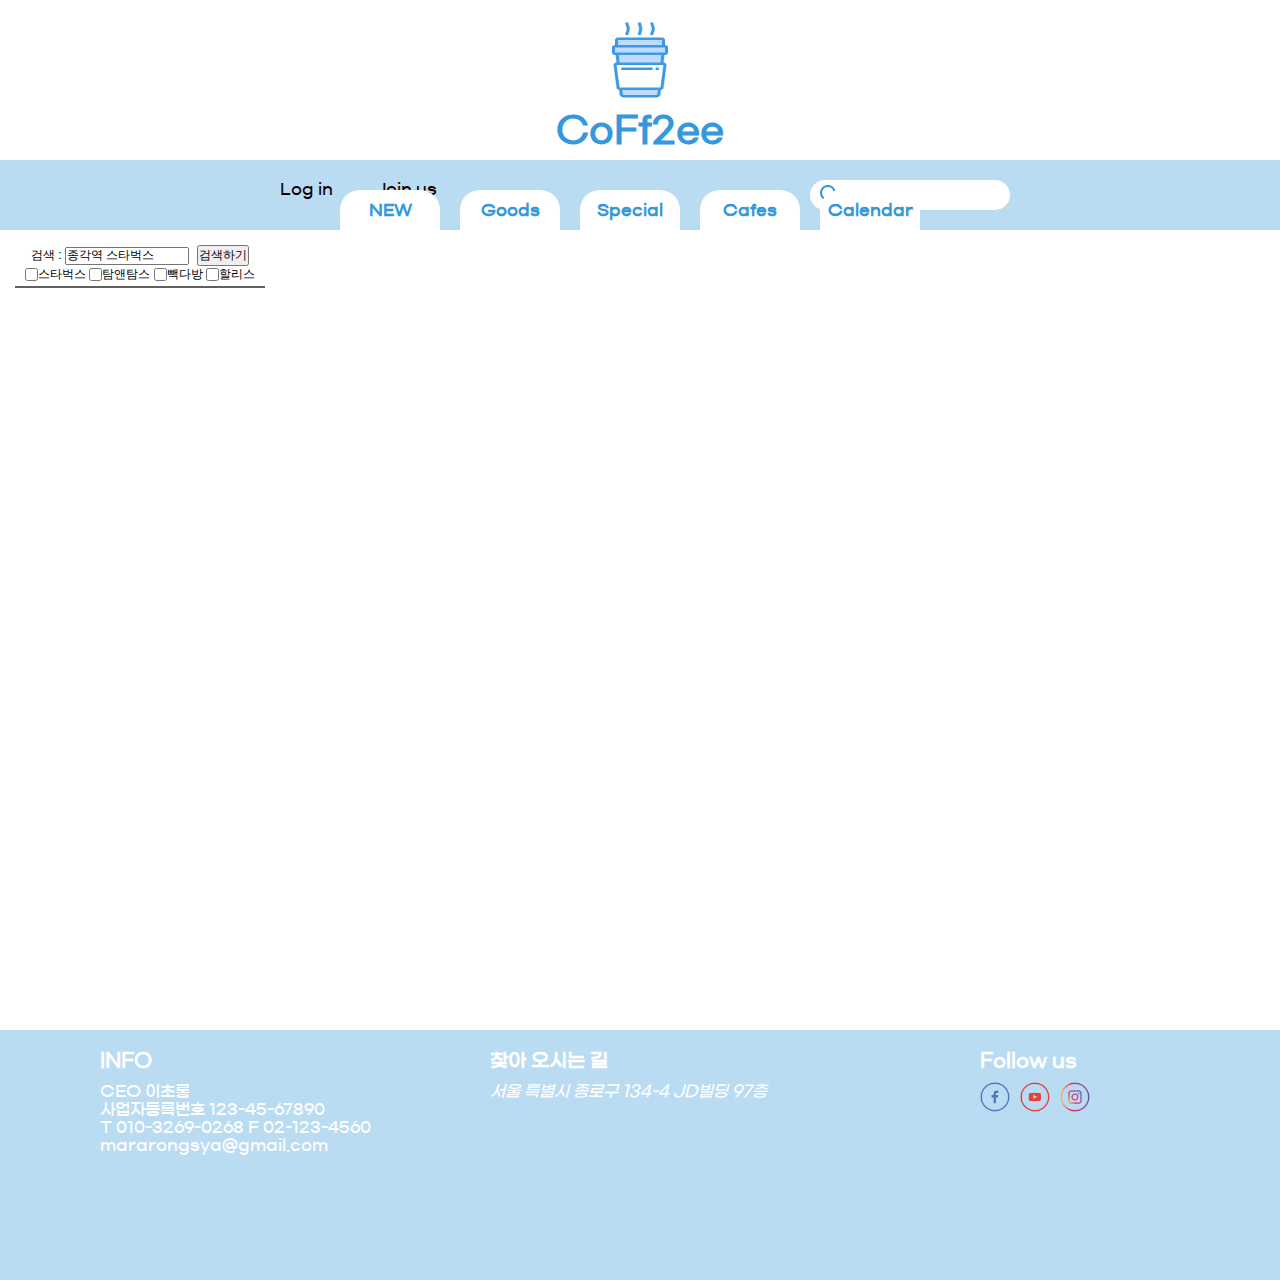
<file: cafes.html>
<!DOCTYPE html>
<meta charset="utf-8">
<html>
    <head>
        <title>CafesㅣCoFf2ee</title>
        <link rel="stylesheet" type="text/css" href="css/reset.css">
        <link rel="stylesheet" type="text/css" href="css/common.css">
        <link rel="stylesheet" type="text/css" href="css/cafes.css">
    </head>
    <body>
        <header>
            <h1>
                <a href="index.html">
                    <img src="img/mainlogo.png" alt="로고 이미지" width="100px" height="80px"/>
                    <p>CoFf2ee</p>
                </a>
            </h1>

            <div id="blue_line">   
                <ul id="log_join">
                    <li>
                        <a class="not_bold" href="#">
                            Log in
                        </a>
                    </li>

                    <li>
                        <a class="not_bold" href="#">
                            Join us
                        </a>
                    </li>
                </ul>

                <div id="search_box">
                    <form action="#" method="get">
                        <fieldset>
                            <legend>검색</legend>
                            <input id="search_btn" type="image" src="img/search_btn.png" width="20px" height="30px"/>
                            <input id="search_area" type="search" />
                           
                        </fieldset>
                    </form>
                </div>

            
          
            <!-- -------------nav 시작 ---------------------------------------->
                <nav id="main_menu">
                    <ul id="main_f">
                        <li  class="first_menu">
                            <a class="f_m" href="./new_coffee.html">NEW</a>
                            <ul class="sub_menu">
                                <li>
                                    <a class="nd" href="./new_coffee.html">Coffe</a>

                                </li>
                                <li>
                                    <a class="nd" href="./new_noncoffee.html">Non Coffe</a>
                                        <a href="#">스무디&쥬스</a>
                                        <a href="#">프라프치노 & 블랜디드</a>
                                        <a href="#">에이드&티</a>
                                        <a href="#">Others</a>
                                </li>
                                <li>
                                    <a class="nd" href="./new_dessert.html">Desert</a>

                                        <a href="#">베이커리</a>
                                        <a href="#">스낵 & 미니 디저트</a>
                                        <a href="#">아이스크림 & 플레이크</a>

                                </li>
                                <li id="small_w_ad">
                                    <a href="#">
                                        <img src="img/2022_christmas_main_drink_03_0211.png" alt="스타벅스 캐모마일 릴렉서" width="200px" height="300px"/>
                                    </a>
                                </li>
                                <li>
                                    <a id="hidden_btn" href="#">보러가기</a>
                                </li>


                            </ul>
                        </li>

                        <li class="first_menu">
                            <a class="f_m" href="./goods.html">Goods</a>
                            <ul id="sub_g" class="sub_menu">
                                <li>
                                    <a class="nd" href="#">다이어리</a>
                                    <a class="small_ad" href="#">
                                    <img src="img/g1.jpg" alt="다이어리" width="100px"/>
                                    </a>
                                </li>
                                <li>
                                    <a class="nd" href="#">텀블러/머그</a>
                                    <a class="small_ad" href="#">
                                        <img src="img/small_ad01.jpg" alt="다이어리" width="100px"/>
                                        </a>
                                </li>
                                <li>
                                    <a class="nd" href="#">문구류</a>
                                    <a class="small_ad" href="#">
                                        <img src="img/small_ad03.jpg" alt="다이어리" width="100px"/>
                                        </a>
                                </li>
                                <li>
                                    <a class="nd" href="#">커피용품</a>
                                    <a class="small_ad" href="#">
                                        <img src="img/small_ad04.jpg" alt="다이어리" width="100px"/>
                                        </a>
                                   
                                </li>
                                <li>
                                    <a class="nd" href="#">Others</a>
                                    <a class="small_ad" href="#">
                                        <img src="img/small_ad05.jpg" alt="다이어리" width="100px"/>
                                        </a>
                                    
                                </li>
                            </ul>
                        </li>
                        <li class="first_menu">
                            <a class="f_m" href="./special.html">Special</a>
                            <ul id="sub_s" class="sub_menu">
                                <li>
                                    <a class="nd" href="#">국내</a>
                                    <a href="#">음료</a>
                                    <a href="#">굿즈</a>
                                </li>
                                <li>
                                    <a class="nd" href="#">해외</a>
                                    <a href="#">음료</a>
                                    <a href="#">굿즈</a>
                                </li>

                            </ul>
                            
                        </li>
                        <li class="first_menu">
                            <a class="f_m" href="./cafes.html">Cafes</a>
                            <ul id="sub_c" class="sub_menu" >
                                <li>
                                    <a class="nd" href="map.html">
                                        내 주변 매장
                                    </a>
                                    <form class="form_m" action="map.html" method="get">
                                        <fieldset>
                                            <legend>주소 검색</legend>
                                        </fieldset>
                                        <input type="text" placeholder="출발지 입력"/>
                                    </form>
                                    
                                </li>
                                <li>
                                    <a class="nd" href="./cafes.html">
                                        드라이브 스루
                                    </a>
                                    <form class="form_m" action="#" method="get">
                                        <fieldset>
                                            <legend>주소 검색</legend>
                                        </fieldset>
                                        <input type="text" placeholder="출발지 입력"/>
                                    </form>
                                    
                                </li>
                            </ul>
                        </li>
                        <li class="first_menu">
                            <a class="f_m" href="./calendar.html">Calendar</a>
                            <ul id="sub_w" class="sub_menu">
                                
                                <li><a class="nd" href="#">Calender!</a></li>
                                <li><a href="#"><img src="img/monthly.png" alt="이미지1"/></a></li>
                                <li><a href="#"><img src="img/monthly.png" alt="이미지1"/></a></li>
                                <li><a href="#"><img src="img/monthly.png" alt="이미지1"/></a></li>
                            </ul>
                        </li>
                    </ul>
                </nav> 

            </div>
        </header>
<!-- --------------------------------------------지도---------------------------------------------------------------------------------- -->
<!-- --------------------------------------------지도---------------------------------------------------------------------------------- -->
<div class="map_wrap">
    <div id="map" style="width:100%;height:100%;position:relative;overflow:hidden;"></div>

    <div id="menu_wrap" class="bg_white">
        <div class="option">
            <div>
                <form onsubmit="searchPlaces(); return false;">
                    검색 : <input type="text" value="종각역 스타벅스" id="keyword" size="15">
                    <button type="submit">검색하기</button> 
                </form>
                <tr>
                    <td>
                        <input type="checkbox" name="" value=""  />스타벅스
                        <input type="checkbox" name="" value=""  />탐앤탐스
                        <input type="checkbox" name="" value=""  />빽다방
                        <input type="checkbox" name="" value=""  />할리스
                    </td>
                </tr>
            </div>
        </div>
        <hr>
        <ul id="placesList"></ul>
        <div id="pagination"></div>
    </div>
</div>

<script type="text/javascript" src="//dapi.kakao.com/v2/maps/sdk.js?appkey=e4812f5d21afb3b70abc0d12ec57f821&libraries=services"></script>
<script>
// 마커를 담을 배열입니다
var markers = [];

var mapContainer = document.getElementById('map'), // 지도를 표시할 div 
    mapOption = {
        center: new kakao.maps.LatLng(37.566826, 126.9786567), // 지도의 중심좌표
        level: 3 // 지도의 확대 레벨
    };  

// 지도를 생성합니다    
var map = new kakao.maps.Map(mapContainer, mapOption); 

// 장소 검색 객체를 생성합니다
var ps = new kakao.maps.services.Places();  

// 검색 결과 목록이나 마커를 클릭했을 때 장소명을 표출할 인포윈도우를 생성합니다
var infowindow = new kakao.maps.InfoWindow({zIndex:1});

// 키워드로 장소를 검색합니다
searchPlaces();

// 키워드 검색을 요청하는 함수입니다
function searchPlaces() {

    var keyword = document.getElementById('keyword').value;

    if (!keyword.replace(/^\s+|\s+$/g, '')) {
        alert('키워드를 입력해주세요!');
        return false;
    }

    // 장소검색 객체를 통해 키워드로 장소검색을 요청합니다
    ps.keywordSearch( keyword, placesSearchCB); 
}

// 장소검색이 완료됐을 때 호출되는 콜백함수 입니다
function placesSearchCB(data, status, pagination) {
    if (status === kakao.maps.services.Status.OK) {

        // 정상적으로 검색이 완료됐으면
        // 검색 목록과 마커를 표출합니다
        displayPlaces(data);

        // 페이지 번호를 표출합니다
        displayPagination(pagination);

    } else if (status === kakao.maps.services.Status.ZERO_RESULT) {

        alert('검색 결과가 존재하지 않습니다.');
        return;

    } else if (status === kakao.maps.services.Status.ERROR) {

        alert('검색 결과 중 오류가 발생했습니다.');
        return;

    }
}

// 검색 결과 목록과 마커를 표출하는 함수입니다
function displayPlaces(places) {

    var listEl = document.getElementById('placesList'), 
    menuEl = document.getElementById('menu_wrap'),
    fragment = document.createDocumentFragment(), 
    bounds = new kakao.maps.LatLngBounds(), 
    listStr = '';
    
    // 검색 결과 목록에 추가된 항목들을 제거합니다
    removeAllChildNods(listEl);

    // 지도에 표시되고 있는 마커를 제거합니다
    removeMarker();
    
    for ( var i=0; i<places.length; i++ ) {

        // 마커를 생성하고 지도에 표시합니다
        var placePosition = new kakao.maps.LatLng(places[i].y, places[i].x),
            marker = addMarker(placePosition, i), 
            itemEl = getListItem(i, places[i]); // 검색 결과 항목 Element를 생성합니다

        // 검색된 장소 위치를 기준으로 지도 범위를 재설정하기위해
        // LatLngBounds 객체에 좌표를 추가합니다
        bounds.extend(placePosition);

        // 마커와 검색결과 항목에 mouseover 했을때
        // 해당 장소에 인포윈도우에 장소명을 표시합니다
        // mouseout 했을 때는 인포윈도우를 닫습니다
        (function(marker, title) {
            kakao.maps.event.addListener(marker, 'mouseover', function() {
                displayInfowindow(marker, title);
            });

            kakao.maps.event.addListener(marker, 'mouseout', function() {
                infowindow.close();
            });

            itemEl.onmouseover =  function () {
                displayInfowindow(marker, title);
            };

            itemEl.onmouseout =  function () {
                infowindow.close();
            };
        })(marker, places[i].place_name);

        fragment.appendChild(itemEl);
    }

    // 검색결과 항목들을 검색결과 목록 Element에 추가합니다
    listEl.appendChild(fragment);
    menuEl.scrollTop = 0;

    // 검색된 장소 위치를 기준으로 지도 범위를 재설정합니다
    map.setBounds(bounds);
}

// 검색결과 항목을 Element로 반환하는 함수입니다
function getListItem(index, places) {

    var el = document.createElement('li'),
    itemStr = '<span class="markerbg marker_' + (index+1) + '"></span>' +
                '<div class="info">' +
                '   <h5>' + places.place_name + '</h5>';

    if (places.road_address_name) {
        itemStr += '    <span>' + places.road_address_name + '</span>' +
                    '   <span class="jibun gray">' +  places.address_name  + '</span>';
    } else {
        itemStr += '    <span>' +  places.address_name  + '</span>'; 
    }
                 
      itemStr += '  <span class="tel">' + places.phone  + '</span>' +
                '</div>';           

    el.innerHTML = itemStr;
    el.className = 'item';

    return el;
}

// 마커를 생성하고 지도 위에 마커를 표시하는 함수입니다
function addMarker(position, idx, title) {
    var imageSrc = 'https://t1.daumcdn.net/localimg/localimages/07/mapapidoc/marker_number_blue.png', // 마커 이미지 url, 스프라이트 이미지를 씁니다
        imageSize = new kakao.maps.Size(36, 37),  // 마커 이미지의 크기
        imgOptions =  {
            spriteSize : new kakao.maps.Size(36, 691), // 스프라이트 이미지의 크기
            spriteOrigin : new kakao.maps.Point(0, (idx*46)+10), // 스프라이트 이미지 중 사용할 영역의 좌상단 좌표
            offset: new kakao.maps.Point(13, 37) // 마커 좌표에 일치시킬 이미지 내에서의 좌표
        },
        markerImage = new kakao.maps.MarkerImage(imageSrc, imageSize, imgOptions),
            marker = new kakao.maps.Marker({
            position: position, // 마커의 위치
            image: markerImage 
        });

    marker.setMap(map); // 지도 위에 마커를 표출합니다
    markers.push(marker);  // 배열에 생성된 마커를 추가합니다

    return marker;
}

// 지도 위에 표시되고 있는 마커를 모두 제거합니다
function removeMarker() {
    for ( var i = 0; i < markers.length; i++ ) {
        markers[i].setMap(null);
    }   
    markers = [];
}

// 검색결과 목록 하단에 페이지번호를 표시는 함수입니다
function displayPagination(pagination) {
    var paginationEl = document.getElementById('pagination'),
        fragment = document.createDocumentFragment(),
        i; 

    // 기존에 추가된 페이지번호를 삭제합니다
    while (paginationEl.hasChildNodes()) {
        paginationEl.removeChild (paginationEl.lastChild);
    }

    for (i=1; i<=pagination.last; i++) {
        var el = document.createElement('a');
        el.href = "#";
        el.innerHTML = i;

        if (i===pagination.current) {
            el.className = 'on';
        } else {
            el.onclick = (function(i) {
                return function() {
                    pagination.gotoPage(i);
                }
            })(i);
        }

        fragment.appendChild(el);
    }
    paginationEl.appendChild(fragment);
}

// 검색결과 목록 또는 마커를 클릭했을 때 호출되는 함수입니다
// 인포윈도우에 장소명을 표시합니다
function displayInfowindow(marker, title) {
    var content = '<div style="padding:5px;z-index:1;">' + title + '</div>';

    infowindow.setContent(content);
    infowindow.open(map, marker);
}

 // 검색결과 목록의 자식 Element를 제거하는 함수입니다
function removeAllChildNods(el) {   
    while (el.hasChildNodes()) {
        el.removeChild (el.lastChild);
    }
}
</script>
<!-- --------------------------------------------지도---------------------------------------------------------------------------------- -->
<!-- --------------------------------------------지도---------------------------------------------------------------------------------- -->
            <footer>
                <div id="footer_01">
                    <ul>
                        <li>
                            <h3 class="footer_tit">INFO</h3>
                            <p>
                                CEO 이초롱<br/>
                                사업자등록번호 123-45-67890<br/>
                                T 010-3269-0268 F 02-123-4560<br/>
                                mararongsya@gmail.com
                            </p>
                        </li>
                        <li>
                            <h3 class="footer_tit">찾아 오시는 길</h3>
                            <p>
                                <address>
                                    서울 특별시 종로구 134-4 JD빌딩 97층
                                </address>
                            </p>
                        </li>


                    </ul>
                </div>
                <div id="footer_02">
                    <h3 class="footer_tit">Follow us</h3>
                    <ul>
                        <li>
                            <a href="#">
                                <img src="img/facebook.png" alt="00로 바로가기"/>
                            </a>
                        </li>
                        <li>
                            <a href="#">
                                <img src="img/youtube.png" alt="00로 바로가기"/>
                            </a>
                        </li>
                        <li>
                            <a href="#">
                                <img src="img/insta.png" alt="00로 바로가기"/>
                            </a>
                        </li>
                    </ul>
                </div>
            </footer>
        </div>
        
    </body>

</html>
</file>
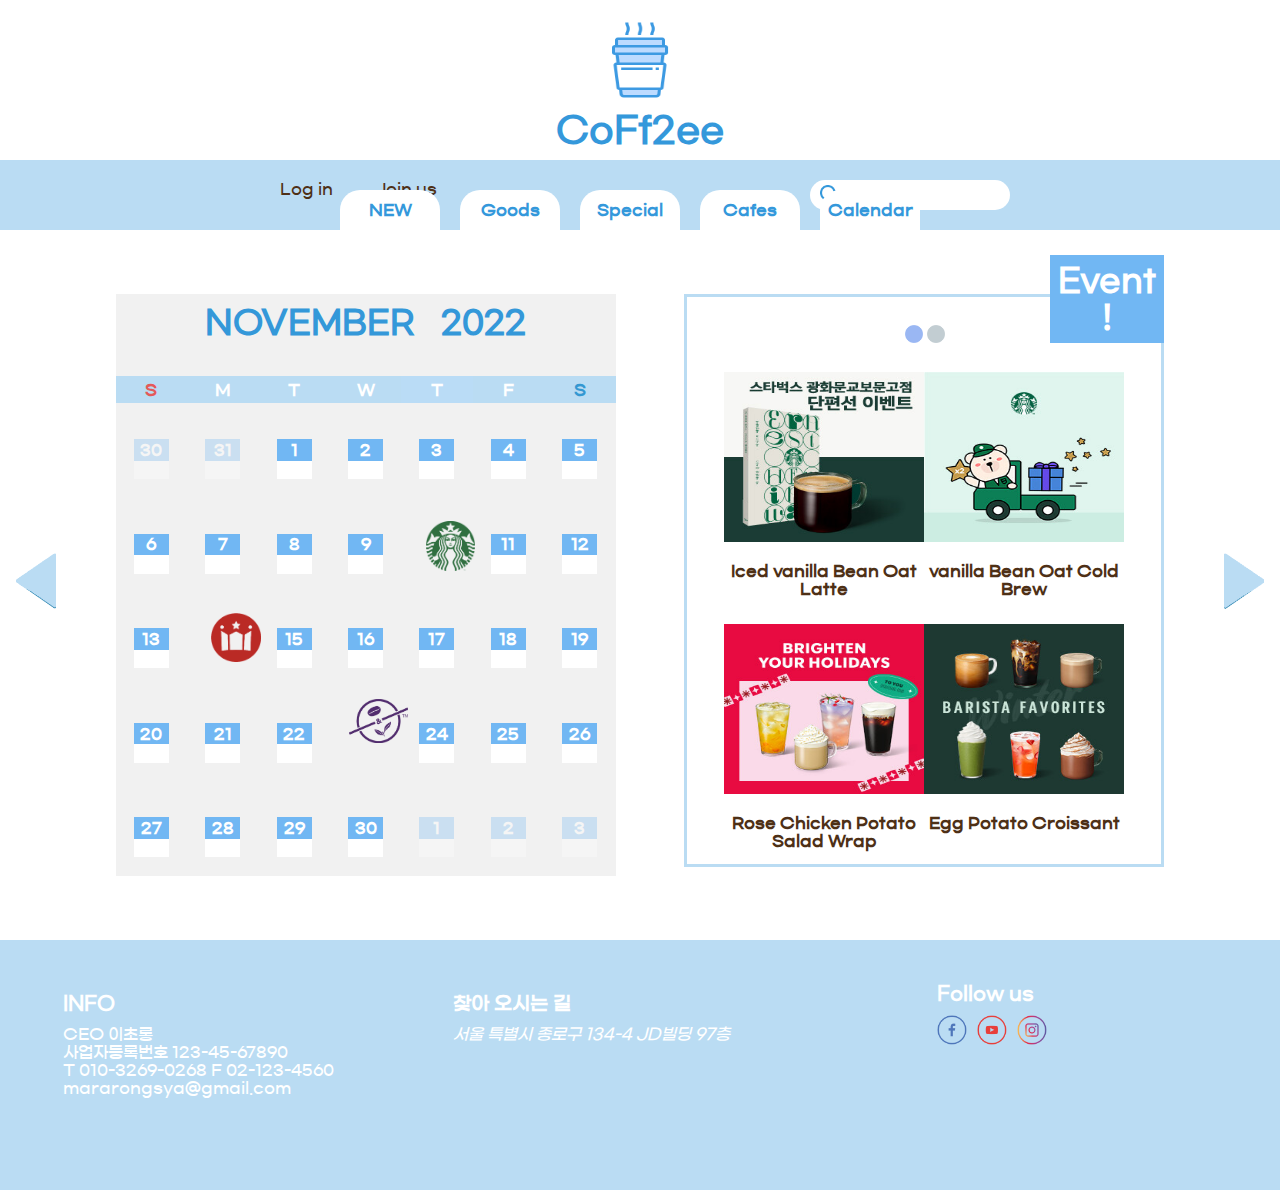
<file: calendar.html>
<!DOCTYPE html>
<html>
    <head>
        <title>CalendarㅣCoFf2ee</title>
        <link rel="stylesheet" type="text/css" href="css/reset.css">
        <link rel="stylesheet" type="text/css" href="css/common.css">
        <link rel="stylesheet" type="text/css" href="css/main.css">
        <link rel="stylesheet" type="text/css" href="css/calendar.css">
    </head>
    <body>
        <header>
            <h1>
                <a href="./index.html">
                    <img src="img/mainlogo.png" alt="로고 이미지" width="100px" height="80px"/>
                    <p>CoFf2ee</p>
                </a>
            </h1>

            <div id="blue_line">   
                <ul id="log_join">
                    <li>
                        <a class="not_bold" href="#">
                            Log in
                        </a>
                    </li>

                    <li>
                        <a class="not_bold" href="#">
                            Join us
                        </a>
                    </li>
                </ul>

                <div id="search_box">
                    <form action="#" method="get">
                        <fieldset>
                            <legend>검색</legend>
                            <input id="search_btn" type="image" src="img/search_btn.png" width="20px" height="30px"/>
                            <input id="search_area" type="search" />
                           
                        </fieldset>
                    </form>
                </div>

            
          
            <!-- -------------nav 시작 ---------------------------------------->
                <nav id="main_menu">
                    <ul id="main_f">
                        <li  class="first_menu">
                            <a class="f_m" href="./new_coffee.html">NEW</a>
                            <ul class="sub_menu">
                                <li>
                                    <a class="nd" href="./new_coffee.html">Coffee</a>

                                </li>
                                <li>
                                    <a class="nd" href="./new_noncoffee.html">Non Coffee</a>
                                        <a href="#">스무디&쥬스</a>
                                        <a href="#">프라프치노 & 블랜디드</a>
                                        <a href="#">에이드&티</a>
                                        <a href="#">Others</a>
                                </li>
                                <li>
                                    <a class="nd" href="./new_dessert.html">Dessert</a>

                                        <a href="#">베이커리</a>
                                        <a href="#">스낵 & 미니 디저트</a>
                                        <a href="#">아이스크림 & 플레이크</a>

                                </li>
                                <li id="small_w_ad">
                                    <a href="#">
                                        <img src="img/2022_christmas_main_drink_03_0211.png" alt="스타벅스 캐모마일 릴렉서" width="200px" height="300px"/>
                                    </a>
                                </li>
                                <li>
                                    <a id="hidden_btn" href="#">보러가기</a>
                                </li>


                            </ul>
                        </li>

                        <li class="first_menu">
                            <a class="f_m" href="./goods.html">Goods</a>
                            <ul id="sub_g" class="sub_menu">
                                <li>
                                    <a class="nd" href="#">다이어리</a>
                                    <a class="small_ad" href="#">
                                    <img src="img/g1.jpg" alt="다이어리" width="100px"/>
                                    </a>
                                </li>
                                <li>
                                    <a class="nd" href="#">텀블러/머그</a>
                                    <a class="small_ad" href="#">
                                        <img src="img/small_ad01.jpg" alt="다이어리" width="100px"/>
                                        </a>
                                </li>
                                <li>
                                    <a class="nd" href="#">문구류</a>
                                    <a class="small_ad" href="#">
                                        <img src="img/small_ad03.jpg" alt="다이어리" width="100px"/>
                                        </a>
                                </li>
                                <li>
                                    <a class="nd" href="#">커피용품</a>
                                    <a class="small_ad" href="#">
                                        <img src="img/small_ad04.jpg" alt="다이어리" width="100px"/>
                                        </a>
                                   
                                </li>
                                <li>
                                    <a class="nd" href="#">Others</a>
                                    <a class="small_ad" href="#">
                                        <img src="img/small_ad05.jpg" alt="다이어리" width="100px"/>
                                        </a>
                                    
                                </li>
                            </ul>
                        </li>
                        <li class="first_menu">
                            <a class="f_m" href="./special.html">Special</a>
                            <ul id="sub_s" class="sub_menu">
                                <li>
                                    <a class="nd" href="#">국내</a>
                                    <a href="#">음료</a>
                                    <a href="#">굿즈</a>
                                </li>
                                <li>
                                    <a class="nd" href="#">해외</a>
                                    <a href="#">음료</a>
                                    <a href="#">굿즈</a>
                                </li>

                            </ul>
                            
                        </li>
                        <li class="first_menu">
                            <a class="f_m" href="./cafes.html">Cafes</a>
                            <ul id="sub_c" class="sub_menu" >
                                <li>
                                    <a class="nd" href="#">
                                        내 주변 매장
                                    </a>
                                    <form class="form_m" action="#" method="get">
                                        <fieldset>
                                            <legend>주소 검색</legend>
                                        </fieldset>
                                        <input type="text" placeholder="출발지 입력"/>
                                    </form>
                                    
                                </li>
                                <li>
                                    <a class="nd" href="#">
                                        드라이브 스루
                                    </a>
                                    <form class="form_m" action="#" method="get">
                                        <fieldset>
                                            <legend>주소 검색</legend>
                                        </fieldset>
                                        <input type="text" placeholder="출발지 입력"/>
                                    </form>
                                    
                                </li>
                            </ul>
                        </li>
                        <li class="first_menu">
                            <a class="f_m" href="./calendar.html">Calendar</a>
                            <ul id="sub_w" class="sub_menu">
                                
                                <li><a class="nd" href="#">Calendar!</a></li>
                                <li><a href="#"><img src="img/monthly.png" alt="이미지1"/></a></li>
                                <li><a href="#"><img src="img/monthly.png" alt="이미지1"/></a></li>
                                <li><a href="#"><img src="img/monthly.png" alt="이미지1"/></a></li>
                            </ul>
                        </li>
                    </ul>
                </nav> 

            </div>


            <!-- -------------------------------------------------------------- -->
        </header>


        <!-- ======================================================================================================================================
        =====================================================================================================================================================
    ===================================================== -->
        
        <div id="cal_contents">
            <section id="cal">
                <h1>NOVEMBER&nbsp&nbsp&nbsp2022</h1>
                <table id="calendar">
                    <tr align="center" id="week">
                        <td width="70px" height=30 style='word-break:break-all; border-left: none; color: rgb(228, 89, 89); background-color: rgb(186,220,243);'>S</td>
                        <td width="70px" height=30 style='word-break:break-all; background-color: rgb(186, 220, 243)'>M</td>
                        <td width="70px" height=30 style='word-break:break-all; background-color: rgb(186,220,243)'>T</td>
                        <td width="70px" height=30 style='word-break:break-all; background-color: rgb(186,220,243)'>W</td>
                        <td width="70px" height=30 style='word-break:break-all; background-color: rgb(186,220,246)'>T</td>
                        <td width="70px" height=30 style='word-break:break-all; background-color: rgb(186,220,243)'>F</td>
                        <td width="70px" height=30 style='word-break:break-all; border-right: none; color: rgb(52,152,210); background-color: rgb(186,220,243)'>S</td>
                    </tr>
                    <!-- 요일 표시 같음 -->
                    <tr class="dayday">
                        <td  class="grey_td" width="70px" height=100 style='word-break:break-all; border-left: none; color: #999;'><p class="eve_d"><a href="#" id="other_m">30</a></p></td>
                        <td class="grey_td"  width="70px" height=100 style='word-break:break-all; color: #999'><p class="eve_d"><a id="other_m" href="#">31</a></p></td>
                        <td width="70px" height=100 style='word-break:break-all;'><p class="eve_d"><a href="#">1</a></p></td>
                        <td width="70px" height=100 style='word-break:break-all;'><p class="eve_d"><a href="#">2</a></p></td>
                        <td width="70px" height=100 style='word-break:break-all;'><p class="eve_d"><a href="#">3</a></p></td>
                        <td width="70px" height=100 style='word-break:break-all;'><p class="eve_d"><a href="#">4</a></p></td>
                        <td width="70px" height=100 style='word-break:break-all; border-right: none;'><p class="eve_d"><a href="#">5</a></p></td>
                    </tr>
                    <tr class="dayday">
                        <td width="80px" height=100 style='word-break:break-all; border-left: none;'><p class="eve_d"><a href="#">6</a></p></td>
                        <td width="80px" height=100 style='word-break:break-all;'><p class="eve_d"><a href="#">7</a></p></td>
                        <td width="80px" height=100 style='word-break:break-all;'><p class="eve_d"><a href="#">8</a></p></td>
                        <td width="80px" height=100 style='word-break:break-all;'><p class="eve_d"><a href="#">9</a></p></td>
                        <td width="80px" height=100 style='word-break:break-all;'></td>
                        <td width="80px" height=100 style='word-break:break-all;'><p class="eve_d"><a href="#">11</a></p></td>
                        <td width="80px" height=100 style='word-break:break-all; border-right: none;'><p class="eve_d"><a href="#">12</a></p></td>
                    </tr>
                    <tr class="dayday">
                        <td width="80px" height=100 style='word-break:break-all; border-left: none;'><p class="eve_d"><a href="#">13</a></p></td>
                        <td width="80px" height=100 style='word-break:break-all;'></td>
                        <td width="80px" height=100 style='word-break:break-all;'><p class="eve_d"><a href="#">15</a></p></td>
                        <td width="80px" height=100 style='word-break:break-all;'><p class="eve_d"><a href="#">16</a></p></td>
                        <td width="80px" height=100 style='word-break:break-all;'><p class="eve_d"><a href="#">17</a></p></td>
                        <td width="80px" height=100 style='word-break:break-all;'><p class="eve_d"><a href="#">18</a></p></td>
                        <td width="80px" height=100 style='word-break:break-all; border-right: none;'><p class="eve_d"><a href="#">19</a></p></td>
                    </tr>
                    <tr class="dayday">
                        <td width="80px" height=100 style='word-break:break-all; border-left: none;'><p class="eve_d"><a href="#">20</a></p></td>
                        <td width="80px" height=100 style='word-break:break-all;'><p class="eve_d"><a href="#">21</a></p></td>
                        <td width="80px" height=100 style='word-break:break-all;'><p class="eve_d"><a href="#">22</a></p></td>
                        <td width="80px" height=100 style='word-break:break-all;'></td>
                        <td width="80px" height=100 style='word-break:break-all;'><p class="eve_d"><a href="#">24</a></p></td>
                        <td width="80px" height=100 style='word-break:break-all;'><p class="eve_d"><a href="#">25</a></p></td>
                        <td width="80px" height=100 style='word-break:break-all; border-right: none;'><p class="eve_d"><a href="#">26</a></p></td>
                    </tr>
                    <tr class="dayday">
                        <td width="80px" height=100 style='word-break:break-all;border-left: none;'><p class="eve_d"><a href="#">27</a></p></td>
                        <td width="80px" height=100 style='word-break:break-all;'><p class="eve_d"><a href="#">28</a></p></td>
                        <td width="80px" height=100 style='word-break:break-all;'><p class="eve_d"><a href="#">29</a></p></td>
                        <td width="80px" height=100 style='word-break:break-all; '><p class="eve_d"><a href="#">30</a></p></td>
                        <td class="grey_td" width="80px" height=100 style='word-break:break-all;  color: #999'><p class="eve_d"><a href="#" id="other_m">1</a></p></td>
                        <td class="grey_td" width="80px" height=100 style='word-break:break-all; color: #999'><p class="eve_d"><a href="#" id="other_m">2</a></p></td>
                        <td class="grey_td" width="80px" height=100 style='word-break:break-all;  color: #999'><p class="eve_d"><a href="#" id="other_m">3</a></p></td>
                    </tr>
                </table>

                <a class="with_img" id="with_img_st" href="#"><img src="./img/starbucks_logo.png" alt="스타벅스 이벤트 바로가기"/></a>
                <div class="event_hover" id="event_hover_st">
                    <img class="event" src="./img/starbucks_event.png" alt="스타벅스 이벤트" />
                    <span class="event_title">2022 winter event</span>
                    <span class="event_des" id="starbucks_event">미션 음료 3잔 포함, 총 17잔의 음료를 구매하시면, 2023 스타벅스 플래너를 드립니다.</span>
                </div>

                <a class="with_img" id="with_img_ho" href="#"><img src="./img/hollys_logo.png" alt="할리스 이벤트 바로가기"/></a>
                <div class="event_hover" id="event_hover_ho">
                    <img class="event" src="./img/hollys_event.png" alt="할리스 이벤트" />
                    <span class="event_title">2022 mellow winter</span>
                    <span class="event_des" id="hollys_event">달콤하고 달달한 겨울을 위한 신 메뉴 할인 이벤트</span>
                </div>
                

                <a class="with_img" id="with_img_co" href="#"><img src="./img/coffeebean_logo.png" alt="커피빈 이벤트 바로가기"/></a>
                <div class="event_hover" id="event_hover_co">
                    <img class="event" src="./img/coffeebean_event.png" alt="커피빈 이벤트" />
                    <span class="event_title">2022 VVIP event</span>
                    <span class="event_des" id="coffeebean_event">VVIP회원들을 위한 2023 커피빈 플래너 무료 증정 이벤트</span>
                </div>
                
            </section>
            <section id="eve">
                <h1> Event ! </h1>
                <div id="img_area">
                    <ul>
                        <li>
                            <P><img class="c_tit" src="img/event_1.jpg" alt="커피빈 바닐라 빈 오트 콜드 브루"/></P>
                            <p><span class="list_t">vanilla Bean Oat Cold Brew</p>
                        </li>
                        <li>
                            <P><img class="c_tit" src="img/event_2.jpg" alt="커피빈 아이스 바닐라빈 오트 라떼"/></P>
                            <p><span class="list_t">Iced vanilla Bean Oat Latte</p>
                        </li>
                        <li>
                            <P><img class="c_tit" src="img/event_3.jpg" alt="커피빈 에그 포테이토 크로아상"/></P>
                            <p><span class="list_t">Egg Potato Croissant</p>
                        </li>
                        <li>
                            <P><img class="c_tit" src="img/event_4.jpg" alt="커피빈 로제 치킨 포테이토 샐러드 랩"/></P>
                            <p><span class="list_t">Rose Chicken Potato Salad Wrap</p>
                        </li>
                    </ul>

                </div>
                <ul id="dot_roll">
                    <li>
                        <img class="firstactive" src="img/slide_btn_a.png" alt="활성화"/>
                    </li>
                    <li>
                        <img class="secondactive" src="img/slide_btn_b.png" alt="비활성화"/>
                    </li>
                </ul>
            </section>
            <div id="arrow">
                <a class="prev" href="#" onclick="return false">
                    <img src="img/back2.png" alt="이전"/>
                </a>
                <a class="next" href="#" onclick="return false">
                    <img src="img/forward2.png" alt="다음"/>
                </a>
            </div>
        </div>


        <footer>
            <div id="footer_bg">
                <div id="footer_01">
                    <ul>
                        <li>
                            <h3 class="footer_tit">INFO</h3>
                            <p>
                                CEO 이초롱<br/>
                                사업자등록번호 123-45-67890<br/>
                                T 010-3269-0268 F 02-123-4560<br/>
                                mararongsya@gmail.com
                            </p>
                        </li>
                        <li>
                            <h3 class="footer_tit">찾아 오시는 길</h3>
                            <p>
                                <address>
                                    서울 특별시 종로구 134-4 JD빌딩 97층
                                </address>
                            </p>
                        </li>


                    </ul>
                </div>
                <div id="footer_02">
                    <div id="footer_02_all">
                        <h3 class="footer_tit">Follow us</h3>
                        <ul>
                            <li>
                                <a href="#">
                                    <img src="img/facebook.png" alt="00로 바로가기"/>
                                </a>
                            </li>
                            <li>
                                <a href="#">
                                    <img src="img/youtube.png" alt="00로 바로가기"/>
                                </a>
                            </li>
                            <li>
                                <a href="#">
                                    <img src="img/insta.png" alt="00로 바로가기"/>
                                </a>
                            </li>
                        </ul>
                    </div>
                </div>
            </div>
        </footer>
    </body>
</html>
</file>
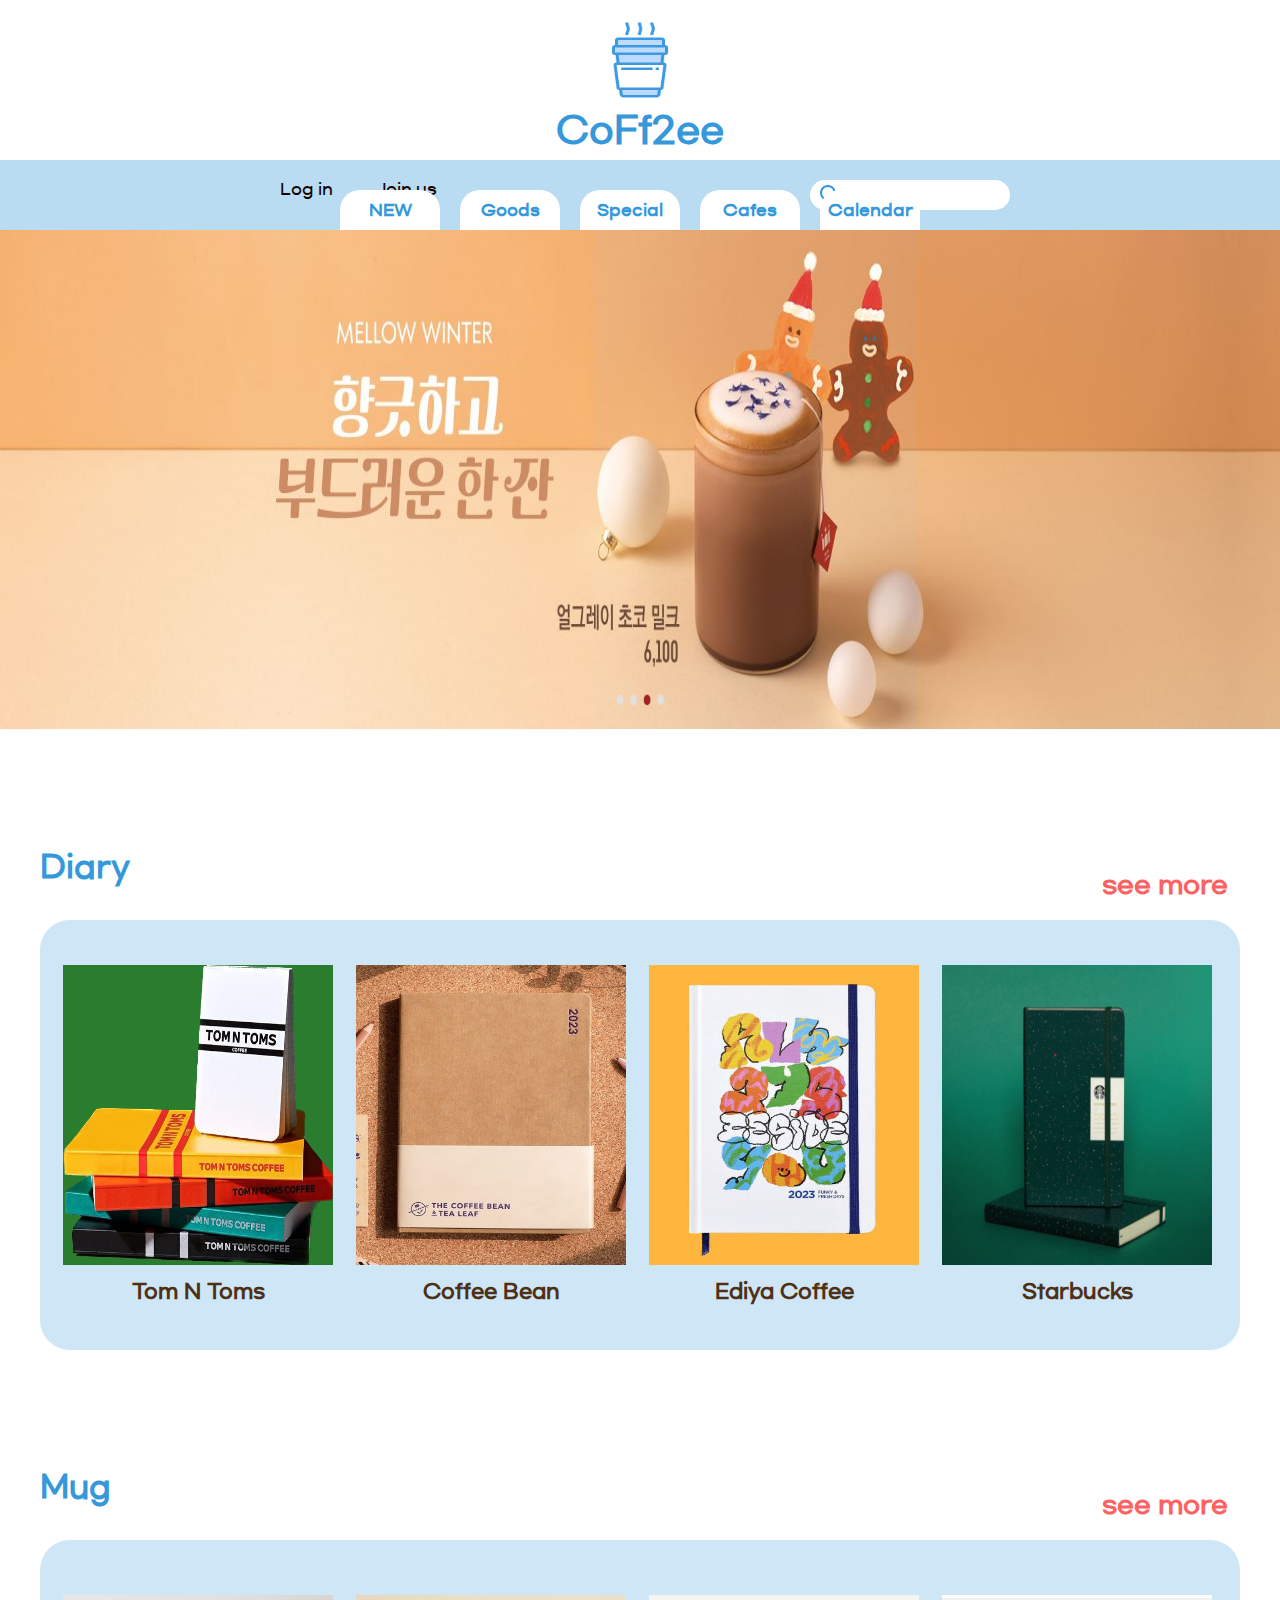
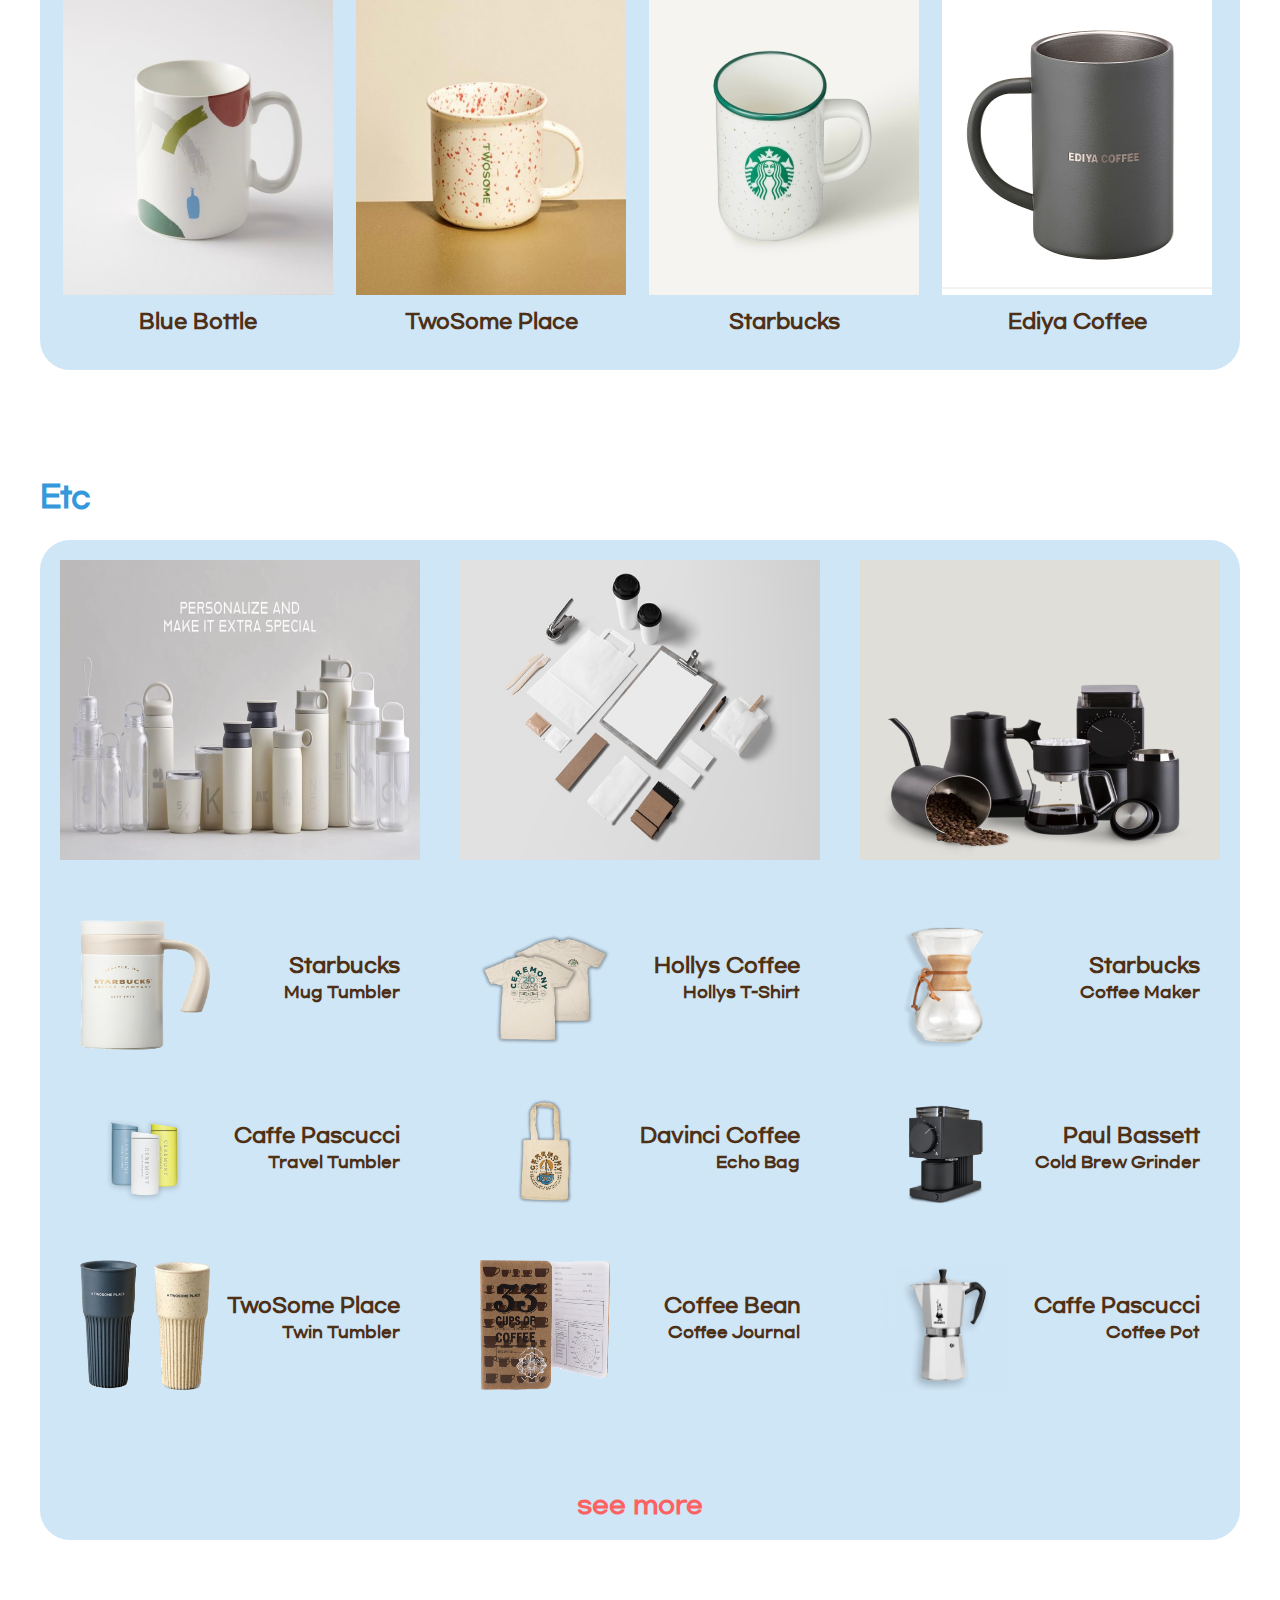
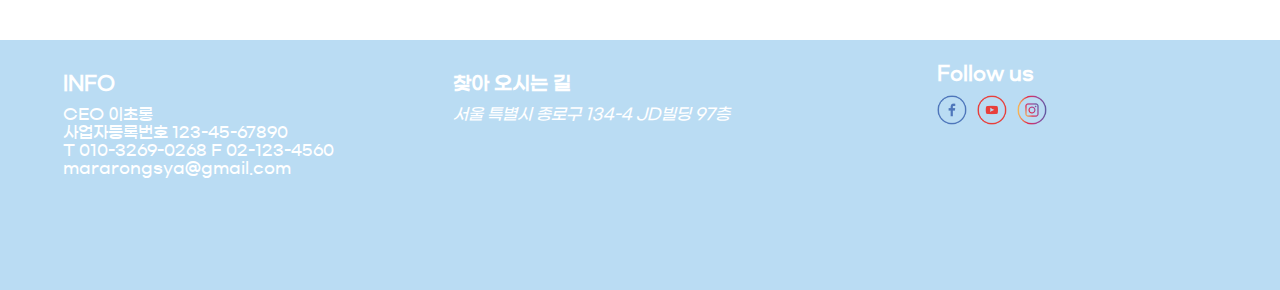
<file: goods.html>
<!DOCTYPE html>
<meta charset="utf-8">
<html>
    <head>
        <title>GoodsㅣCoFf2ee</title>
        <link rel="stylesheet" type="text/css" href="css/reset.css">
        <link rel="stylesheet" type="text/css" href="css/common.css">
        <link rel="stylesheet" type="text/css" href="css/goods.css">
    </head>
    <body>
        <header>
            <h1>
                <a href="./index.html">
                    <img src="img/mainlogo.png" alt="로고 이미지" width="100px" height="80px"/>
                    <p>CoFf2ee</p>
                </a>
            </h1>

            <div id="blue_line">   
                <ul id="log_join">
                    <li>
                        <a class="not_bold" href="#">
                            Log in
                        </a>
                    </li>

                    <li>
                        <a class="not_bold" href="#">
                            Join us
                        </a>
                    </li>
                </ul>

                <div id="search_box">
                    <form action="#" method="get">
                        <fieldset>
                            <legend>검색</legend>
                            <input id="search_btn" type="image" src="img/search_btn.png" width="20px" height="30px"/>
                            <input id="search_area" type="search" />
                           
                        </fieldset>
                    </form>
                </div>

            
          
            <!-- -------------nav 시작 ---------------------------------------->
                <nav id="main_menu">
                    <ul id="main_f">
                        <li  class="first_menu">
                            <a class="f_m" href="./new_coffee.html">NEW</a>
                            <ul class="sub_menu">
                                <li>
                                    <a class="nd" href="./new_coffee.html">Coffee</a>

                                </li>
                                <li>
                                    <a class="nd" href="./new_noncoffee.html">Non Coffee</a>
                                        <a href="#">스무디&쥬스</a>
                                        <a href="#">프라프치노 & 블랜디드</a>
                                        <a href="#">에이드&티</a>
                                        <a href="#">Others</a>
                                </li>
                                <li>
                                    <a class="nd" href="./new_dessert.html">Dessert</a>

                                        <a href="#">베이커리</a>
                                        <a href="#">스낵 & 미니 디저트</a>
                                        <a href="#">아이스크림 & 플레이크</a>

                                </li>
                                <li id="small_w_ad">
                                    <a href="#">
                                        <img src="img/2022_christmas_main_drink_03_0211.png" alt="스타벅스 캐모마일 릴렉서" width="200px" height="300px"/>
                                    </a>
                                </li>
                                <li>
                                    <a id="hidden_btn" href="#">보러가기</a>
                                </li>


                            </ul>
                        </li>

                        <li class="first_menu">
                            <a class="f_m" href="./goods.html">Goods</a>
                            <ul id="sub_g" class="sub_menu">
                                <li>
                                    <a class="nd" href="#">다이어리</a>
                                    <a class="small_ad" href="#">
                                    <img src="img/g1.jpg" alt="다이어리" width="100px"/>
                                    </a>
                                </li>
                                <li>
                                    <a class="nd" href="#">텀블러/머그</a>
                                    <a class="small_ad" href="#">
                                        <img src="img/small_ad01.jpg" alt="다이어리" width="100px"/>
                                        </a>
                                </li>
                                <li>
                                    <a class="nd" href="#">문구류</a>
                                    <a class="small_ad" href="#">
                                        <img src="img/small_ad03.jpg" alt="다이어리" width="100px"/>
                                        </a>
                                </li>
                                <li>
                                    <a class="nd" href="#">커피용품</a>
                                    <a class="small_ad" href="#">
                                        <img src="img/small_ad04.jpg" alt="다이어리" width="100px"/>
                                        </a>
                                   
                                </li>
                                <li>
                                    <a class="nd" href="#">Others</a>
                                    <a class="small_ad" href="#">
                                        <img src="img/small_ad05.jpg" alt="다이어리" width="100px"/>
                                        </a>
                                    
                                </li>
                            </ul>
                        </li>
                        <li class="first_menu">
                            <a class="f_m" href="./special.html">Special</a>
                            <ul id="sub_s" class="sub_menu">
                                <li>
                                    <a class="nd" href="#">국내</a>
                                    <a href="#">음료</a>
                                    <a href="#">굿즈</a>
                                </li>
                                <li>
                                    <a class="nd" href="#">해외</a>
                                    <a href="#">음료</a>
                                    <a href="#">굿즈</a>
                                </li>

                            </ul>
                            
                        </li>
                        <li class="first_menu">
                            <a class="f_m" href="./cafes.html">Cafes</a>
                            <ul id="sub_c" class="sub_menu" >
                                <li>
                                    <a class="nd" href="./cafes.html">
                                        내 주변 매장
                                    </a>
                                    <form class="form_m" action="#" method="get">
                                        <fieldset>
                                            <legend>주소 검색</legend>
                                        </fieldset>
                                        <input type="text" placeholder="출발지 입력"/>
                                    </form>
                                    
                                </li>
                                <li>
                                    <a class="nd" href="#">
                                        드라이브 스루
                                    </a>
                                    <form class="form_m" action="#" method="get">
                                        <fieldset>
                                            <legend>주소 검색</legend>
                                        </fieldset>
                                        <input type="text" placeholder="출발지 입력"/>
                                    </form>
                                    
                                </li>
                            </ul>
                        </li>
                        <li class="first_menu">
                            <a class="f_m" href="./calendar.html">Calendar</a>
                            <ul id="sub_w" class="sub_menu">
                                
                                <li><a class="nd" href="#">Calender!</a></li>
                                <li><a href="#"><img src="img/monthly.png" alt="이미지1"/></a></li>
                                <li><a href="#"><img src="img/monthly.png" alt="이미지1"/></a></li>
                                <li><a href="#"><img src="img/monthly.png" alt="이미지1"/></a></li>
                            </ul>
                        </li>
                    </ul>
                </nav> 

            </div>    
        </header>

    <!------------------컨텐츠 시작----------------------->
        <div id="ad">
            <a href="#"><img src="img/ad_new.JPG" /></a>
          </div>   
        
        <hr>
        <section id="diary">
            <h2>Diary</h2>
            <p class="menuname">Diary</p>
            <a id="more1" class="more_btn" href="#"><span class="see_more underlineover">see more</span></a>
            <ul>
             <a href="#">
                 <li id="diary01">
                     <img src="img/tomntoms_diary.png" alt="다이어리1" />
                     <p>Tom N Toms</p>
                 </li>
             </a>
             <a href="#">
                 <li>
                     <img src="img/coffeebean_diary.jpg" alt="다이어리2" />
                     <p>Coffee Bean</p>
                 </li>
             </a>
             <a href="#">
                 <li>
                     <img src="img/ediya_diary.jpg" alt="다이어리3" />
                     <p>Ediya Coffee</p>
                 </li>
             </a>
             <a href="#">
                 <li>
                     <img src="img/starbucks_diary.jpg" alt="다이어리4" />
                     <p>Starbucks</p>
                 </li>
             </a>
            </ul>
         </section>
         <!-- <p class="menuname">Mug</p> -->
         <section id="mug">
             <h2>mug</h2>
             <p class="menuname">Mug</p>
             <a id="more2" class="more_btn" href="#"><span class="see_more underlineover">see more</span></a>
             <ul>
              <a href="#">
                  <li>
                      <img src="img/bluebottle_mug.jpg" alt="머그1" />
                      <p>Blue Bottle</p>
                  </li>
              </a>
              <a href="#">
                  <li>
                      <img src="img/twosome_mug.jpg" alt="머그2" />
                      <p>TwoSome Place</p>
                  </li>
              </a>
              <a href="#">
                  <li>
                      <img src="img/starbucks_mug.jpg" width="100" height="100" alt="머그3" />
                      <p>Starbucks</p>
                  </li>
              </a>
              <a href="#">
                  <li>
                      <img src="img/ediya_mug.jpg" alt="머그4" />
                      <p>Ediya Coffee</p>
                  </li>
              </a>
             </ul>
          </section>
        
         <section id="three">
            <p class="menuname">Etc</p> 
            <div id="tumbler" class="bottom">
              <h3>텀블러</h3>
              <a href="#"><img class="door" src="img/tumblerdoor.jpg" alt="텀블러 대표이미지"></a>
              <ul id="tumbler_s" class="in_one">
                  <a href="#">
                     <li>
                      <a href="#"><img class="small_img big" src="img/starbucks_tumbler.jpg.png" alt="텀블러1">
                        <p class="bottom_t">
                          <span>Starbucks</span>
                          <span class="small_s">Mug Tumbler</span>
                          <!-- <span>텀블러 가격1 </span> -->
                       </p>
                    </li>  
                    <li>
                       <img class="small_img" src="img/tumbler.webp" alt="텀블러2">
                       <p class="bottom_t">
                          <span>Caffe Pascucci</span>
                          <span class="small_s">Travel Tumbler</span>
                          <!-- <span>텀블러 가격2 </span> -->
                       </p>
                   </li> 
                    <li> 
                     <img class="small_img big" src="img/twosome_tumbler.jpg.png" alt="텀블러3">
                        <p class="bottom_t">
                          <span>TwoSome Place</span>
                          <span class="small_s">Twin Tumbler</span>
                          <!-- <span>텀블러 가격3 </span> -->
                       </p> 
                   </li> 
                  </a>
              </ul>    
          </div>
       
          <div id="stationery" class="bottom">
             <h3>문구류</h3>
             <a href="#"><img class="door" src="img/stationerydoor.jpg" alt="문구류 대표이미지"></a>
             <ul id="stationery_s" class="in_one">
                 <li>
                  <a href="#"><img class="small_img" src="img/tshirt.webp" alt="문구류1">
                     <p class="bottom_t">
                         <span>Hollys Coffee</span>
                         <span class="small_s">Hollys T-Shirt </span>
                         <!-- <span>문구류 가격1 </span> -->
                     </p>
                 </li>  
                 <li><img class="small_img" src="img/echobag.webp" alt="문구류2">
                     <p class="bottom_t">
                         <span>Davinci Coffee</span>
                         <span class="small_s">Echo Bag</span>
                         <!-- <span>문구류 가격2 </span> -->
                     </p>
                 </li> 
                 <li><img class="small_img" src="img/coffee_journal.png" alt="문구류3">
                     <p class="bottom_t">
                         <span>Coffee Bean</span>
                         <span class="small_s">Coffee Journal</span>
                         <!-- <span>문구류 가격3 </span> -->
                     </p>
                    </a>
                 </li> 
             </ul>
          </div>
          <div id="others" class="bottom">
             <h3>others</h3>
             <a href="#"><img class="door othersdoor" src="img/othersdoor.webp" alt="others 대표이미지"></a>
             <ul id="others_s" class="in_one">
                 <li>
                  <a href="#"><img class="small_img" src="img/others_coffeemaker.webp" alt="others1">
                     <p class="bottom_t">
                         <span>Starbucks</span>
                         <span class="small_s">Coffee Maker</span>
                         <!-- <span>others 가격1 </span> -->
                     </p>
                 </li>  
                 <li><img class="small_img" src="img/coffeemachine.webp" alt="others2">
                     <p class="bottom_t">
                         <span>Paul Bassett</span>
                         <span class="small_s">Cold Brew Grinder</span>
                         <!-- <span>others 가격2 </span> -->
                     </p>
                 </li> 
                 <li><img class="small_img" src="img/coffee_pot.png" alt="others3">
                     <p class="bottom_t">
                         <span>Caffe Pascucci</span>
                         <span class="small_s">Coffee Pot </span>
                         <!-- <span>others 가격3 </span> -->
                     </p>
                    </a>
                 </li> 
             </ul>
           </div>
           <a id="more" class="more_btn" href="#"><span class="see_more underlineover">see more</span></a> 
     </section> 

    <!---------------------컨텐츠 끝----------------------->


<!------------------------footer시작------------------------------->
            <footer>
                <div id="footer_bg">
                    <div id="footer_01">
                        <ul>
                            <li>
                                <h3 class="footer_tit">INFO</h3>
                                <p>
                                    CEO 이초롱<br/>
                                    사업자등록번호 123-45-67890<br/>
                                    T 010-3269-0268 F 02-123-4560<br/>
                                    mararongsya@gmail.com
                                </p>
                            </li>
                            <li>
                                <h3 class="footer_tit">찾아 오시는 길</h3>
                                <p>
                                    <address>
                                        서울 특별시 종로구 134-4 JD빌딩 97층
                                    </address>
                                </p>
                            </li>


                        </ul>
                    </div>
                    <div id="footer_02">
                        <div id="footer_02_all">
                            <h3 class="footer_tit">Follow us</h3>
                            <ul>
                                <li>
                                    <a href="#">
                                        <img src="img/facebook.png" alt="00로 바로가기"/>
                                    </a>
                                </li>
                                <li>
                                    <a href="#">
                                        <img src="img/youtube.png" alt="00로 바로가기"/>
                                    </a>
                                </li>
                                <li>
                                    <a href="#">
                                        <img src="img/insta.png" alt="00로 바로가기"/>
                                    </a>
                                </li>
                            </ul>
                        </div>
                    </div>
                </div>
            </footer>
        </div>
        
    </body>

</html>
</file>
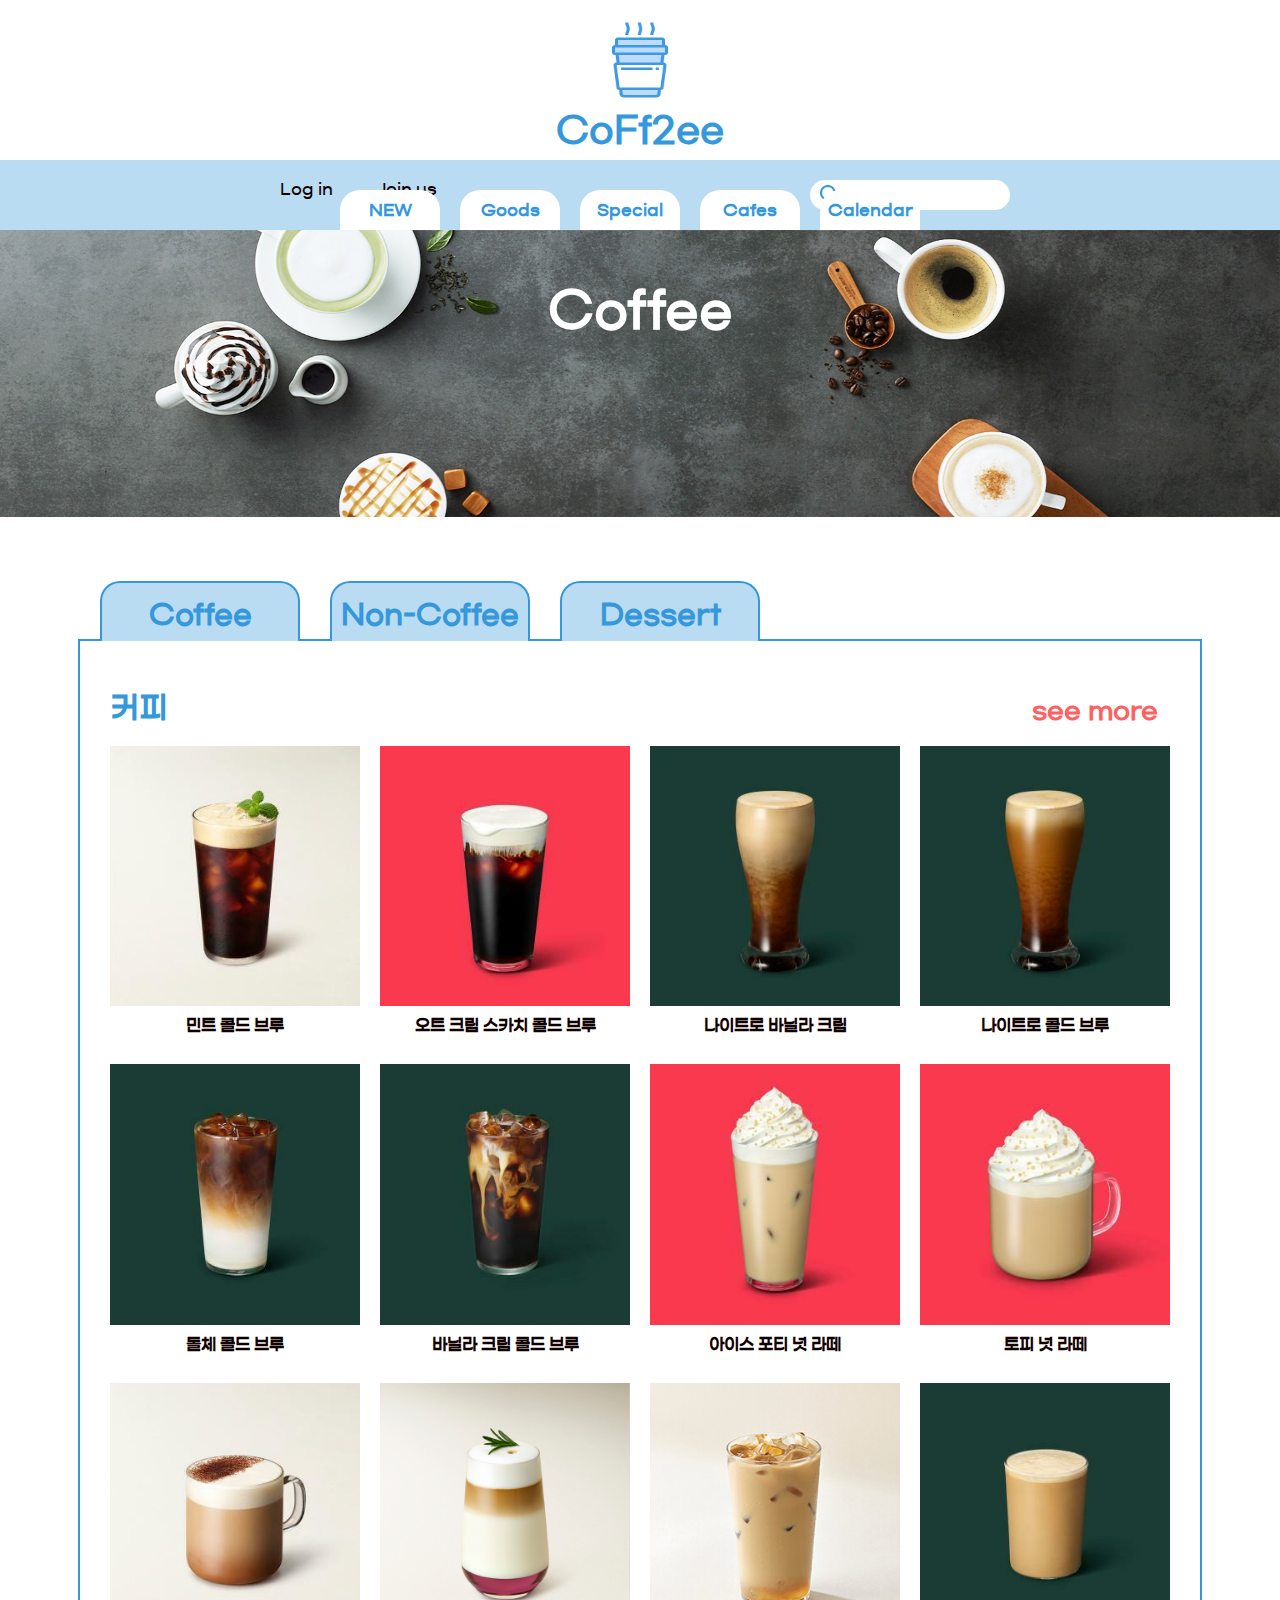
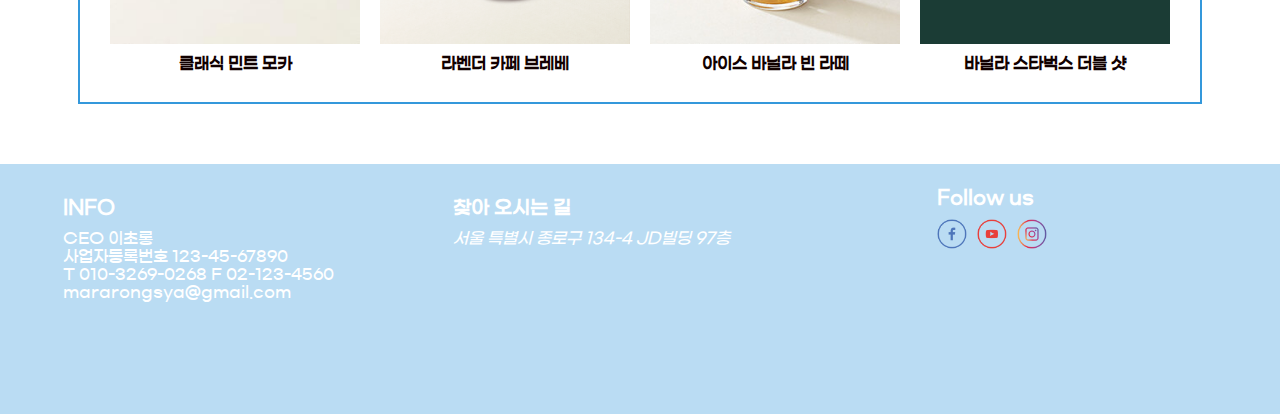
<file: new_coffee.html>
<!DOCTYPE html>
<meta charset="utf-8">
<html>
    <head>
        <title>NewㅣCoFf2ee</title>
        <link rel="stylesheet" type="text/css" href="css/reset.css">
        <link rel="stylesheet" type="text/css" href="css/common.css">
        <link rel="stylesheet" type="text/css" href="css/new.css">
    </head>
    <body>
        <header>
            <h1>
                <a href="index.html">
                    <img src="img/mainlogo.png" alt="로고 이미지" width="100px" height="80px"/>
                    <p>CoFf2ee</p>
                </a>
            </h1>
            <div id="blue_line">   
                <ul id="log_join">
                    <li>
                        <a class="not_bold" href="#">
                            Log in
                        </a>
                    </li>

                    <li>
                        <a class="not_bold" href="#">
                            Join us
                        </a>
                    </li>
                </ul>
                <div id="search_box">
                    <form action="#" method="get">
                        <fieldset>
                            <legend>검색</legend>
                            <input id="search_btn" type="image" src="img/search_btn.png" width="20px" height="30px"/>
                            <input id="search_area" type="search" />
                        </fieldset>
                    </form>
                </div>
                <nav id="main_menu">
                    <ul id="main_f">
                        <li  class="first_menu">
                            <a class="f_m" href="new_coffee.html">NEW</a>
                            <ul class="sub_menu">
                                <li>
                                    <a class="nd" href="new_coffee.html#new_allmenu_coffee">Coffee</a>
                                </li>
                                <li>
                                    <a class="nd" href="new_noncoffee.html">Non Coffee</a>
                                        <a href="new_noncoffee.html#new_allmenu_smoothie">스무디&쥬스</a>
                                        <a href="new_noncoffee.html#new_allmenu_frappuccino">프라프치노 & 블랜디드</a>
                                        <a href="new_noncoffee.html#new_allmenu_ade">에이드&티</a>
                                        <a href="new_noncoffee.html#new_allmenu_others">Others</a>
                                </li>
                                <li>
                                    <a class="nd" href="new_dessert.html">Dessert</a>
                                        <a href="new_dessert.html#new_allmenu_bakery">베이커리</a>
                                        <a href="new_dessert.html#new_allmenu_snack">스낵 & 미니 디저트</a>
                                        <a href="new_dessert.html#new_allmenu_ice">아이스크림 & 플레이크</a>
                                </li>
                                <li id="small_w_ad">
                                    <a href="#">
                                        <img src="img/2022_christmas_main_drink_03_0211.png" alt="스타벅스 캐모마일 릴렉서" width="200px" height="300px"/>
                                    </a>
                                </li>
                                <li>
                                    <a id="hidden_btn" href="#">보러가기</a>
                                </li>


                            </ul>
                        </li>

                        <li class="first_menu">
                            <a class="f_m" href="goods.html">Goods</a>
                            <ul id="sub_g" class="sub_menu">
                                <li>
                                    <a class="nd" href="#">다이어리</a>
                                    <a class="small_ad" href="#">
                                    <img src="img/g1.jpg" alt="다이어리" width="100px"/>
                                    </a>
                                </li>
                                <li>
                                    <a class="nd" href="#">텀블러/머그</a>
                                    <a class="small_ad" href="#">
                                        <img src="img/small_ad01.jpg" alt="다이어리" width="100px"/>
                                        </a>
                                </li>
                                <li>
                                    <a class="nd" href="#">문구류</a>
                                    <a class="small_ad" href="#">
                                        <img src="img/small_ad03.jpg" alt="다이어리" width="100px"/>
                                        </a>
                                </li>
                                <li>
                                    <a class="nd" href="#">커피용품</a>
                                    <a class="small_ad" href="#">
                                        <img src="img/small_ad04.jpg" alt="다이어리" width="100px"/>
                                        </a>
                                   
                                </li>
                                <li>
                                    <a class="nd" href="#">Others</a>
                                    <a class="small_ad" href="#">
                                        <img src="img/small_ad05.jpg" alt="다이어리" width="100px"/>
                                        </a>
                                    
                                </li>
                            </ul>
                        </li>
                        <li class="first_menu">
                            <a class="f_m" href="special.html">Special</a>
                            <ul id="sub_s" class="sub_menu">
                                <li>
                                    <a class="nd" href="#">국내</a>
                                    <a href="#">음료</a>
                                    <a href="#">굿즈</a>
                                </li>
                                <li>
                                    <a class="nd" href="#">해외</a>
                                    <a href="#">음료</a>
                                    <a href="#">굿즈</a>
                                </li>

                            </ul>
                            
                        </li>
                        <li class="first_menu">
                            <a class="f_m" href="cafes.html">Cafes</a>
                            <ul id="sub_c" class="sub_menu" >
                                <li>
                                    <a class="nd" href="#">
                                        내 주변 매장
                                    </a>
                                    <form class="form_m" action="#" method="get">
                                        <fieldset>
                                            <legend>주소 검색</legend>
                                        </fieldset>
                                        <input type="text" placeholder="출발지 입력"/>
                                    </form>
                                    
                                </li>
                                <li>
                                    <a class="nd" href="#">
                                        드라이브 스루
                                    </a>
                                    <form class="form_m" action="#" method="get">
                                        <fieldset>
                                            <legend>주소 검색</legend>
                                        </fieldset>
                                        <input type="text" placeholder="출발지 입력"/>
                                    </form>
                                    
                                </li>
                            </ul>
                        </li>
                        <li class="first_menu">
                            <a class="f_m" href="calendar.html">Calendar</a>
                            <ul id="sub_w" class="sub_menu">
                                
                                <li><a class="nd" href="#">Calendar!</a></li>
                                <li><a href="#"><img src="img/monthly.png" alt="이미지1"/></a></li>
                                <li><a href="#"><img src="img/monthly.png" alt="이미지1"/></a></li>
                                <li><a href="#"><img src="img/monthly.png" alt="이미지1"/></a></li>
                            </ul>
                        </li>
                    </ul>
                </nav> 
            </div>
        </header>

        <div id="container">
            <img id="new_bg" src="img/new_c_bg.jpg" />
            <h2 id="bg_letter_w">Coffee</h2>
            <section id="new_select">
                <ul id="new_banner">
                    <li>
                        <a href="new_coffee.html">Coffee</a>
                        <ul>
                            <li>
                                <a href="new_coffee.html#new_allmenu_coffee">커피</a>
                            </li>
                        </ul>
                    </li>
                    <li>
                        <a href="new_noncoffee.html">Non-Coffee</a>
                        <ul>
                            <li>
                                <a href="new_noncoffee.html#new_allmenu_smoothie">스무디&amp;주스</a>
                            </li>
                            <li>
                                <a href="new_noncoffee.html#new_allmenu_frappuccino">프라프치노&amp;블렌디드</a>
                            </li>
                            <li>
                                <a href="new_noncoffee.html#new_allmenu_ade">에이드&amp;티</a>
                            </li>
                            <li>
                                <a href="new_noncoffee.html#new_allmenu_others">Ohters</a>
                            </li>
                        </ul>
                    </li>
                    <li>
                        <a href="new_dessert.html">Dessert</a>
                        <ul>
                            <li>
                                <a href="new_dessert.html#new_allmenu_bakery">베이커리</a>
                            </li>
                            <li>
                                <a href="new_dessert.html#new_allmenu_snack">스낵&amp;미니 디저트</a>
                            </li>
                            <li>
                                <a href="new_dessert.html#new_allmenu_ice">아이스크림&amp;플레이크</a>
                            </li>
                        </ul>
                    </li>
                </ul>
            </section>
            <section id="new_allmenu">
                <h3 id="new_allmenu_coffee">커피</h3>
                <a id="more1" class="more_btn" href="#"><span class="see_more underlineover">see more</span></a>
                <ul>
                    <li>
                        <a href="#">
                            <img src="img/new_c_01.jpg" alt="커피신메뉴01" />
                            <span>민트 콜드 브루</span>
                        </a>
                    </li>
                    <li>
                        <a href="#">
                            <img src="img/new_c_02.jpg" alt="커피신메뉴02" />
                            <span>오트 크림 스카치 콜드 브루</span>
                        </a>
                    </li>
                    <li>
                        <a href="#">
                            <img src="img/new_c_03.jpg" alt="커피신메뉴03" />
                            <span>나이트로 바닐라 크림</span>
                        </a>
                    </li>
                    <li>
                        <a href="#">
                            <img src="img/new_c_04.jpg" alt="커피신메뉴04" />
                            <span>나이트로 콜드 브루</span>
                        </a>
                    </li>
                    <li>
                        <a href="#">
                            <img src="img/new_c_05.jpg" alt="커피신메뉴05" />
                            <span>돌체 콜드 브루</span>
                        </a>
                    </li>
                    <li>
                        <a href="#">
                            <img src="img/new_c_06.jpg" alt="커피신메뉴06" />
                            <span>바닐라 크림 콜드 브루</span>
                        </a>
                    </li>
                    <li>
                        <a href="#">
                            <img src="img/new_c_07.jpg" alt="커피신메뉴07" />
                            <span>아이스 포티 넛 라떼</span>
                        </a>
                    </li>
                    <li>
                        <a href="#">
                            <img src="img/new_c_08.jpg" alt="커피신메뉴08" />
                            <span>토피 넛 라떼</span>
                        </a>
                    </li>
                    <li>
                        <a href="#">
                            <img src="img/new_c_09.jpg" alt="커피신메뉴09" />
                            <span>클래식 민트 모카</span>
                        </a>
                    </li>
                    <li>
                        <a href="#">
                            <img src="img/new_c_10.png" alt="커피신메뉴10" />
                            <span>라벤더 카페 브레베</span>
                        </a>
                    </li>
                    <li>
                        <a href="#">
                            <img src="img/new_c_11.jpg" alt="커피신메뉴11" />
                            <span>아이스 바닐라 빈 라떼</span>
                        </a>
                    </li>
                    <li>
                        <a href="#">
                            <img src="img/new_c_12.jpg" alt="커피신메뉴12" />
                            <span>바닐라 스타벅스 더블 샷</span>
                        </a>
                    </li>
                </ul>

            </section>

            <footer>
                <div id="footer_bg">
                    <div id="footer_01">
                        <ul>
                            <li>
                                <h3 class="footer_tit">INFO</h3>
                                <p>
                                    CEO 이초롱<br/>
                                    사업자등록번호 123-45-67890<br/>
                                    T 010-3269-0268 F 02-123-4560<br/>
                                    mararongsya@gmail.com
                                </p>
                            </li>
                            <li>
                                <h3 class="footer_tit">찾아 오시는 길</h3>
                                <p>
                                    <address>
                                        서울 특별시 종로구 134-4 JD빌딩 97층
                                    </address>
                                </p>
                            </li>


                        </ul>
                    </div>
                    <div id="footer_02">
                        <div id="footer_02_all">
                            <h3 class="footer_tit">Follow us</h3>
                            <ul>
                                <li>
                                    <a href="#">
                                        <img src="img/facebook.png" alt="00로 바로가기"/>
                                    </a>
                                </li>
                                <li>
                                    <a href="#">
                                        <img src="img/youtube.png" alt="00로 바로가기"/>
                                    </a>
                                </li>
                                <li>
                                    <a href="#">
                                        <img src="img/insta.png" alt="00로 바로가기"/>
                                    </a>
                                </li>
                            </ul>
                        </div>
                    </div>
                </div>
            </footer>
        </div>
    </body>
</html>
</file>
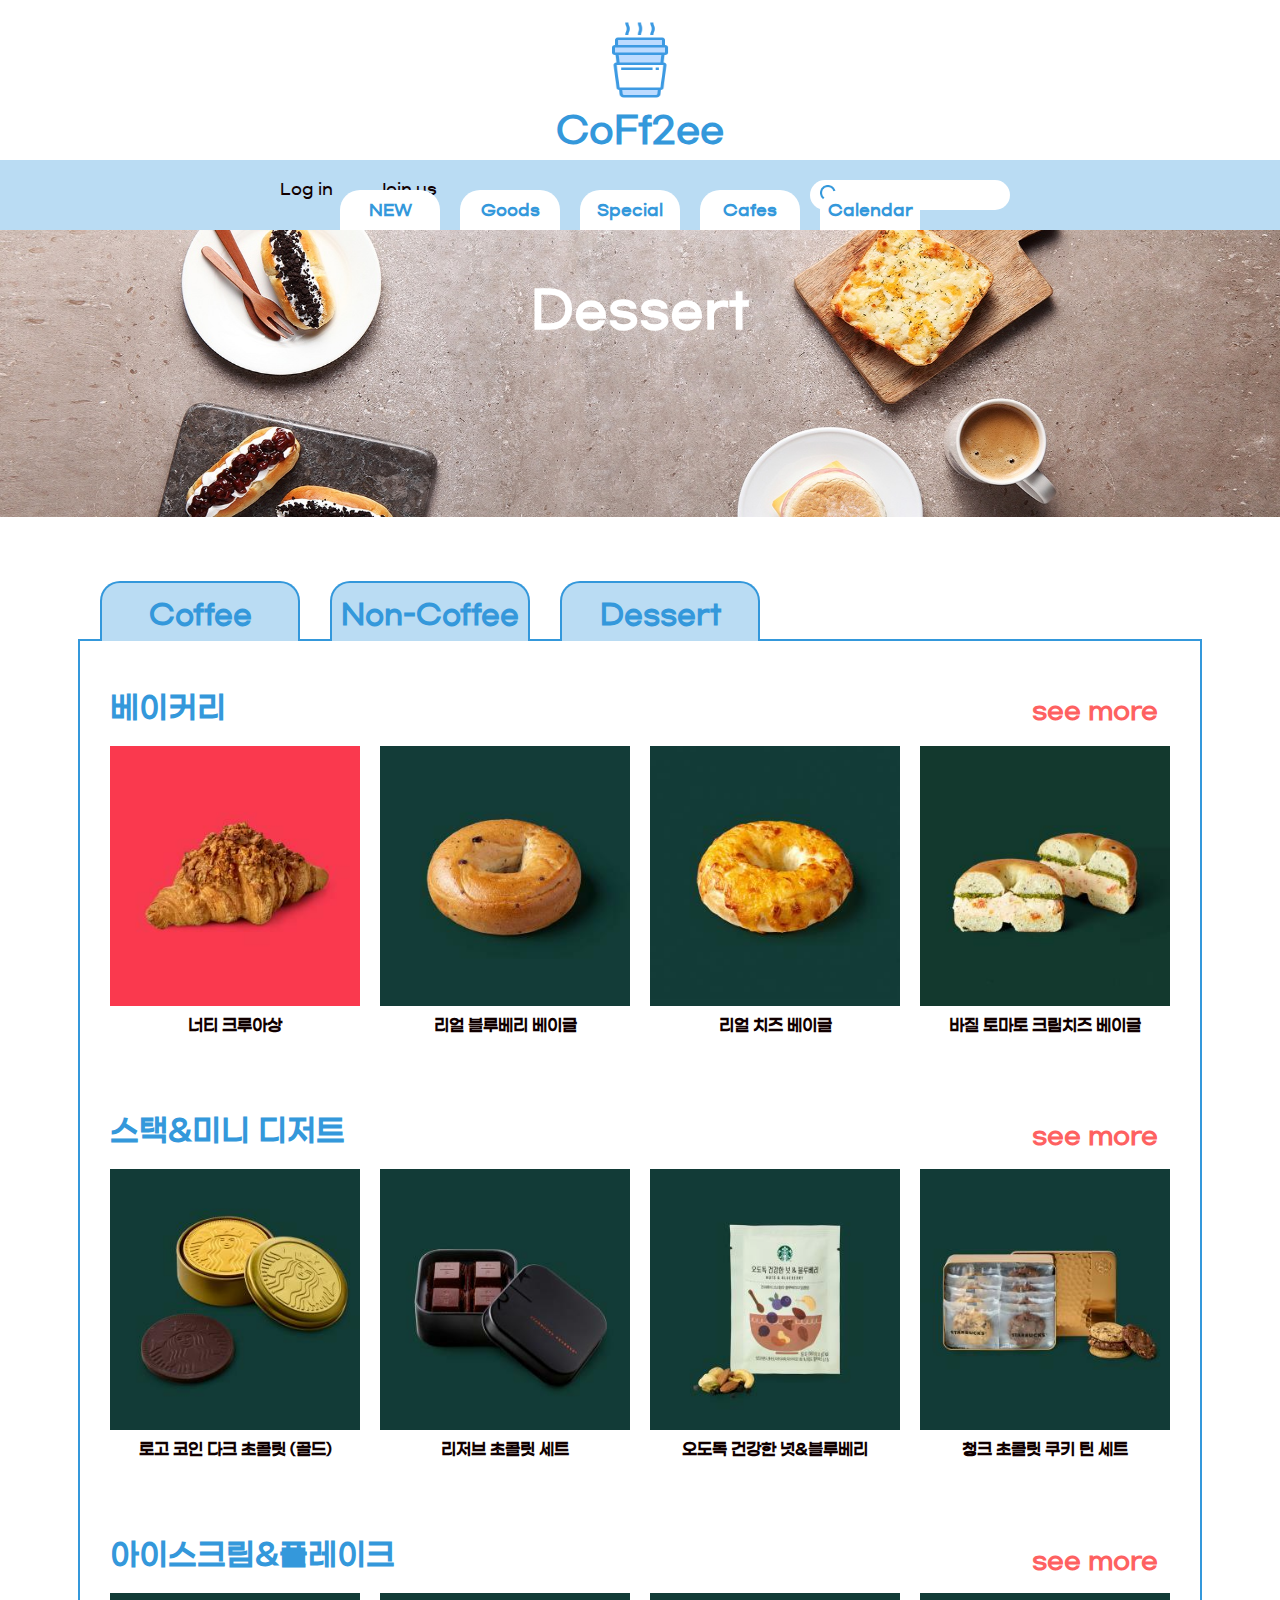
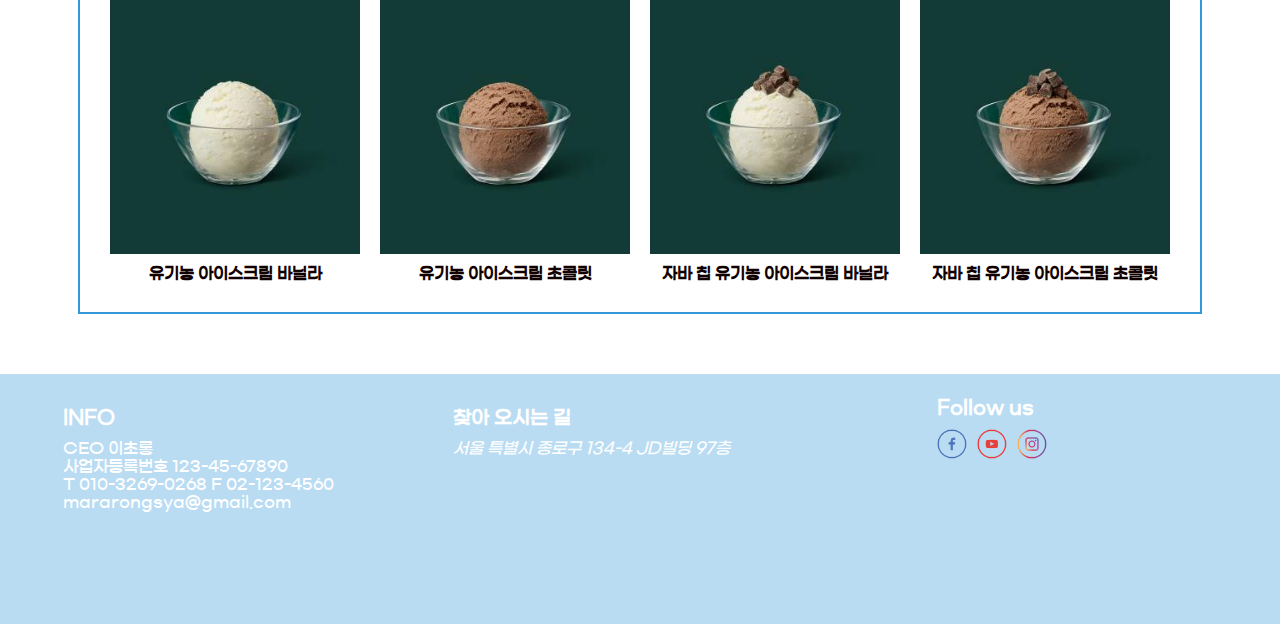
<file: new_dessert.html>
<!DOCTYPE html>
<meta charset="utf-8">
<html>
    <head>
        <title>New_DessertㅣCoFf2ee</title>
        <link rel="stylesheet" type="text/css" href="css/reset.css">
        <link rel="stylesheet" type="text/css" href="css/common.css">
        <link rel="stylesheet" type="text/css" href="css/new.css">
    </head>
    <body>
        <header>
            <h1>
                <a href="index.html">
                    <img src="img/mainlogo.png" alt="로고 이미지" width="100px" height="80px"/>
                    <p>CoFf2ee</p>
                </a>
            </h1>
            <div id="blue_line">   
                <ul id="log_join">
                    <li>
                        <a class="not_bold" href="#">
                            Log in
                        </a>
                    </li>

                    <li>
                        <a class="not_bold" href="#">
                            Join us
                        </a>
                    </li>
                </ul>
                <div id="search_box">
                    <form action="#" method="get">
                        <fieldset>
                            <legend>검색</legend>
                            <input id="search_btn" type="image" src="img/search_btn.png" width="20px" height="30px"/>
                            <input id="search_area" type="search" />
                        </fieldset>
                    </form>
                </div>
                <nav id="main_menu">
                    <ul id="main_f">
                        <li  class="first_menu">
                            <a class="f_m" href="new_coffee.html">NEW</a>
                            <ul class="sub_menu">
                                <li>
                                    <a class="nd" href="new_coffee.html#new_allmenu_coffee">Coffee</a>
                                </li>
                                <li>
                                    <a class="nd" href="new_noncoffee.html">Non Coffee</a>
                                        <a href="new_noncoffee.html#new_allmenu_smoothie">스무디&쥬스</a>
                                        <a href="new_noncoffee.html#new_allmenu_frappuccino">프라프치노 & 블랜디드</a>
                                        <a href="new_noncoffee.html#new_allmenu_ade">에이드&티</a>
                                        <a href="new_noncoffee.html#new_allmenu_others">Others</a>
                                </li>
                                <li>
                                    <a class="nd" href="new_dessert.html">Dessert</a>
                                        <a href="new_dessert.html#new_allmenu_bakery">베이커리</a>
                                        <a href="new_dessert.html#new_allmenu_snack">스낵 & 미니 디저트</a>
                                        <a href="new_dessert.html#new_allmenu_ice">아이스크림 & 플레이크</a>
                                </li>
                                <li id="small_w_ad">
                                    <a href="#">
                                        <img src="img/2022_christmas_main_drink_03_0211.png" alt="스타벅스 캐모마일 릴렉서" width="200px" height="300px"/>
                                    </a>
                                </li>
                                <li>
                                    <a id="hidden_btn" href="#">보러가기</a>
                                </li>


                            </ul>
                        </li>

                        <li class="first_menu">
                            <a class="f_m" href="goods.html">Goods</a>
                            <ul id="sub_g" class="sub_menu">
                                <li>
                                    <a class="nd" href="#">다이어리</a>
                                    <a class="small_ad" href="#">
                                    <img src="img/g1.jpg" alt="다이어리" width="100px"/>
                                    </a>
                                </li>
                                <li>
                                    <a class="nd" href="#">텀블러/머그</a>
                                    <a class="small_ad" href="#">
                                        <img src="img/small_ad01.jpg" alt="다이어리" width="100px"/>
                                        </a>
                                </li>
                                <li>
                                    <a class="nd" href="#">문구류</a>
                                    <a class="small_ad" href="#">
                                        <img src="img/small_ad03.jpg" alt="다이어리" width="100px"/>
                                        </a>
                                </li>
                                <li>
                                    <a class="nd" href="#">커피용품</a>
                                    <a class="small_ad" href="#">
                                        <img src="img/small_ad04.jpg" alt="다이어리" width="100px"/>
                                        </a>
                                   
                                </li>
                                <li>
                                    <a class="nd" href="#">Others</a>
                                    <a class="small_ad" href="#">
                                        <img src="img/small_ad05.jpg" alt="다이어리" width="100px"/>
                                        </a>
                                    
                                </li>
                            </ul>
                        </li>
                        <li class="first_menu">
                            <a class="f_m" href="special.html">Special</a>
                            <ul id="sub_s" class="sub_menu">
                                <li>
                                    <a class="nd" href="#">국내</a>
                                    <a href="#">음료</a>
                                    <a href="#">굿즈</a>
                                </li>
                                <li>
                                    <a class="nd" href="#">해외</a>
                                    <a href="#">음료</a>
                                    <a href="#">굿즈</a>
                                </li>

                            </ul>
                            
                        </li>
                        <li class="first_menu">
                            <a class="f_m" href="cafes.html">Cafes</a>
                            <ul id="sub_c" class="sub_menu" >
                                <li>
                                    <a class="nd" href="#">
                                        내 주변 매장
                                    </a>
                                    <form class="form_m" action="#" method="get">
                                        <fieldset>
                                            <legend>주소 검색</legend>
                                        </fieldset>
                                        <input type="text" placeholder="출발지 입력"/>
                                    </form>
                                    
                                </li>
                                <li>
                                    <a class="nd" href="#">
                                        드라이브 스루
                                    </a>
                                    <form class="form_m" action="#" method="get">
                                        <fieldset>
                                            <legend>주소 검색</legend>
                                        </fieldset>
                                        <input type="text" placeholder="출발지 입력"/>
                                    </form>
                                    
                                </li>
                            </ul>
                        </li>
                        <li class="first_menu">
                            <a class="f_m" href="calendar.html">Calendar</a>
                            <ul id="sub_w" class="sub_menu">
                                
                                <li><a class="nd" href="#">Calendar!</a></li>
                                <li><a href="#"><img src="img/monthly.png" alt="이미지1"/></a></li>
                                <li><a href="#"><img src="img/monthly.png" alt="이미지1"/></a></li>
                                <li><a href="#"><img src="img/monthly.png" alt="이미지1"/></a></li>
                            </ul>
                        </li>
                    </ul>
                </nav> 
            </div>
        </header>

        <div id="container">
            <img id="new_bg" src="img/new_d_bg.jpg" />
            <h2 id="bg_letter_w">Dessert</h2>
            <section id="new_select">
                <ul id="new_banner">
                    <li>
                        <a href="new_coffee.html">Coffee</a>
                        <ul>
                            <li>
                                <a href="new_coffee.html#new_allmenu_coffee">Coffee</a>
                            </li>
                        </ul>
                    </li>
                    <li>
                        <a href="new_noncoffee.html">Non-Coffee</a>
                        <ul>
                            <li>
                                <a href="new_noncoffee.html#new_allmenu_smoothie">스무디&amp;주스</a>
                            </li>
                            <li>
                                <a href="new_noncoffee.html#new_allmenu_frappuccino">프라프치노&amp;블렌디드</a>
                            </li>
                            <li>
                                <a href="new_noncoffee.html#new_allmenu_ade">에이드&amp;티</a>
                            </li>
                            <li>
                                <a href="new_noncoffee.html#new_allmenu_others">Ohters</a>
                            </li>
                        </ul>
                    </li>
                    <li>
                        <a href="new_dessert.html">Dessert</a>
                        <ul>
                            <li>
                                <a href="new_dessert.html#new_allmenu_bakery">베이커리</a>
                            </li>
                            <li>
                                <a href="new_dessert.html#new_allmenu_snack">스낵&amp;미니 디저트</a>
                            </li>
                            <li>
                                <a href="new_dessert.html#new_allmenu_ice">아이스크림&amp;플레이크</a>
                            </li>
                        </ul>
                    </li>
                </ul>
            </section>
            <section id="new_allmenu">
                <h3 id="new_allmenu_bakery">베이커리</h3>
                <a id="more1" class="more_btn" href="#"><span class="see_more underlineover">see more</span></a>
                <ul>
                    <li>
                        <a href="#">
                            <img src="img/new_d_01.jpg" alt="디저트신메뉴01" />
                            <span>너티 크루아상</span>
                        </a>
                    </li>
                    <li>
                        <a href="#">
                            <img src="img/new_d_02.jpg" alt="디저트신메뉴02" />
                            <span>리얼 블루베리 베이글</span>
                        </a>
                    </li>
                    <li>
                        <a href="#">
                            <img src="img/new_d_03.jpg" alt="디저트신메뉴03" />
                            <span>리얼 치즈 베이글</span>
                        </a>
                    </li>
                    <li>
                        <a href="#">
                            <img src="img/new_d_04.jpg" alt="디저트신메뉴04" />
                            <span>바질 토마토 크림치즈 베이글</span>
                        </a>
                    </li>
                </ul>
                <h3 id="new_allmenu_snack">스택&amp;미니 디저트</h3>
                <a id="more2" class="more_btn" href="#"><span class="see_more underlineover">see more</span></a>
                <ul>
                    <li>
                        <a href="#">
                            <img src="img/new_d_05.jpg" alt="디저트신메뉴05" />
                            <span>로고 코인 다크 초콜릿 (골드)</span>
                        </a>
                    </li>
                    <li>
                        <a href="#">
                            <img src="img/new_d_06.jpg" alt="디저트신메뉴06" />
                            <span>리저브 초콜릿 세트</span>
                        </a>
                    </li>
                    <li>
                        <a href="#">
                            <img src="img/new_d_07.jpg" alt="디저트신메뉴07" />
                            <span>오도독 건강한 넛&amp;블루베리</span>
                        </a>
                    </li>
                    <li>
                        <a href="#">
                            <img src="img/new_d_08.jpg" alt="디저트신메뉴08" />
                            <span>청크 초콜릿 쿠키 틴 세트</span>
                        </a>
                    </li>
                </ul>
                <h3 id="new_allmenu_ice">아이스크림&amp;플레이크</h3>
                <a id="more3" class="more_btn" href="#"><span class="see_more underlineover">see more</span></a>
                <ul>
                    <li>
                        <a href="#">
                            <img src="img/new_d_09.jpg" alt="디저트신메뉴09" />
                            <span>유기농 아이스크림 바닐라</span>
                        </a>
                    </li>
                    <li>
                        <a href="#">
                            <img src="img/new_d_10.jpg" alt="디저트신메뉴10" />
                            <span>유기농 아이스크림 초콜릿</span>
                        </a>
                    </li>
                    <li>
                        <a href="#">
                            <img src="img/new_d_11.jpg" alt="디저트신메뉴11" />
                            <span>자바 칩 유기농 아이스크림 바닐라</span>
                        </a>
                    </li>
                    <li>
                        <a href="#">
                            <img src="img/new_d_12.jpg" alt="디저트신메뉴12" />
                            <span>자바 칩 유기농 아이스크림 초콜릿</span>
                        </a>
                    </li>
                </ul>

            </section>

            <footer>
                <div id="footer_bg">
                    <div id="footer_01">
                        <ul>
                            <li>
                                <h3 class="footer_tit">INFO</h3>
                                <p>
                                    CEO 이초롱<br/>
                                    사업자등록번호 123-45-67890<br/>
                                    T 010-3269-0268 F 02-123-4560<br/>
                                    mararongsya@gmail.com
                                </p>
                            </li>
                            <li>
                                <h3 class="footer_tit">찾아 오시는 길</h3>
                                <p>
                                    <address>
                                        서울 특별시 종로구 134-4 JD빌딩 97층
                                    </address>
                                </p>
                            </li>


                        </ul>
                    </div>
                    <div id="footer_02">
                        <div id="footer_02_all">
                            <h3 class="footer_tit">Follow us</h3>
                            <ul>
                                <li>
                                    <a href="#">
                                        <img src="img/facebook.png" alt="00로 바로가기"/>
                                    </a>
                                </li>
                                <li>
                                    <a href="#">
                                        <img src="img/youtube.png" alt="00로 바로가기"/>
                                    </a>
                                </li>
                                <li>
                                    <a href="#">
                                        <img src="img/insta.png" alt="00로 바로가기"/>
                                    </a>
                                </li>
                            </ul>
                        </div>
                    </div>
                </div>
            </footer>
        </div>
    </body>
</html>
</file>
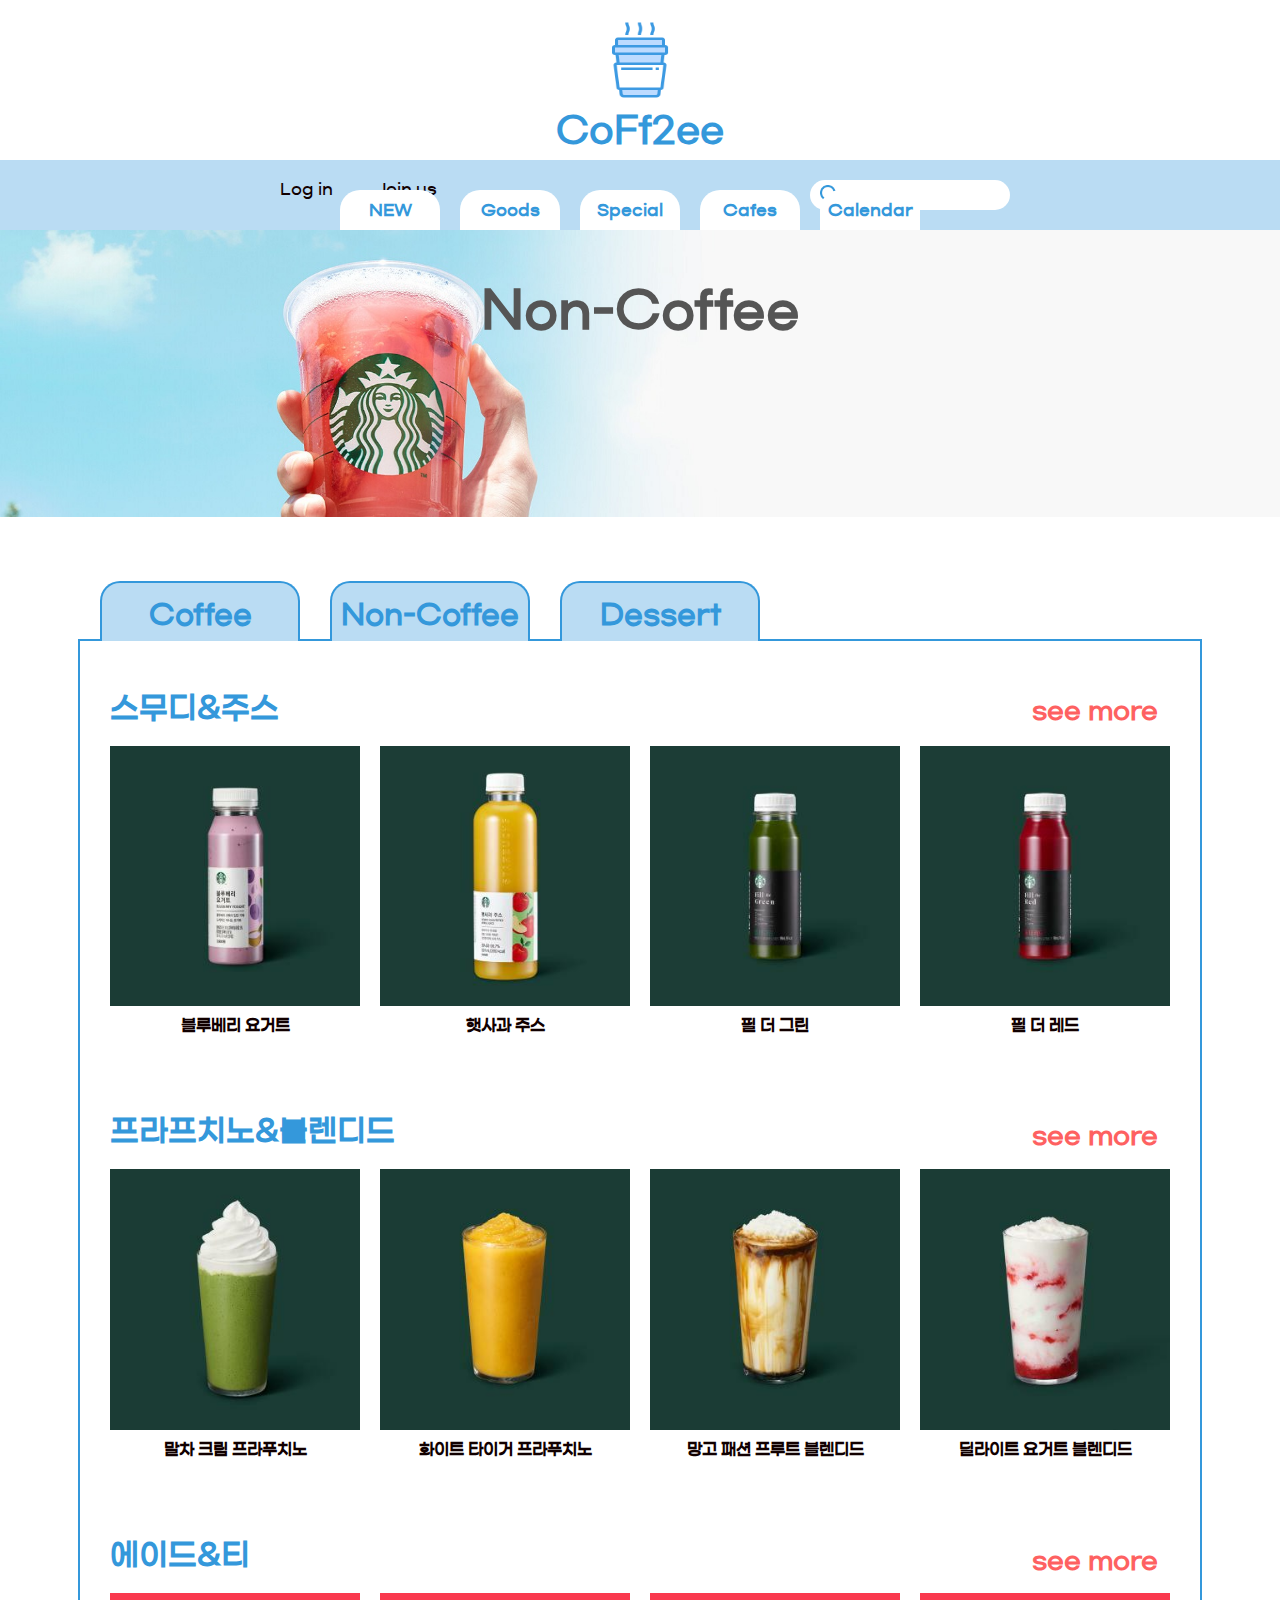
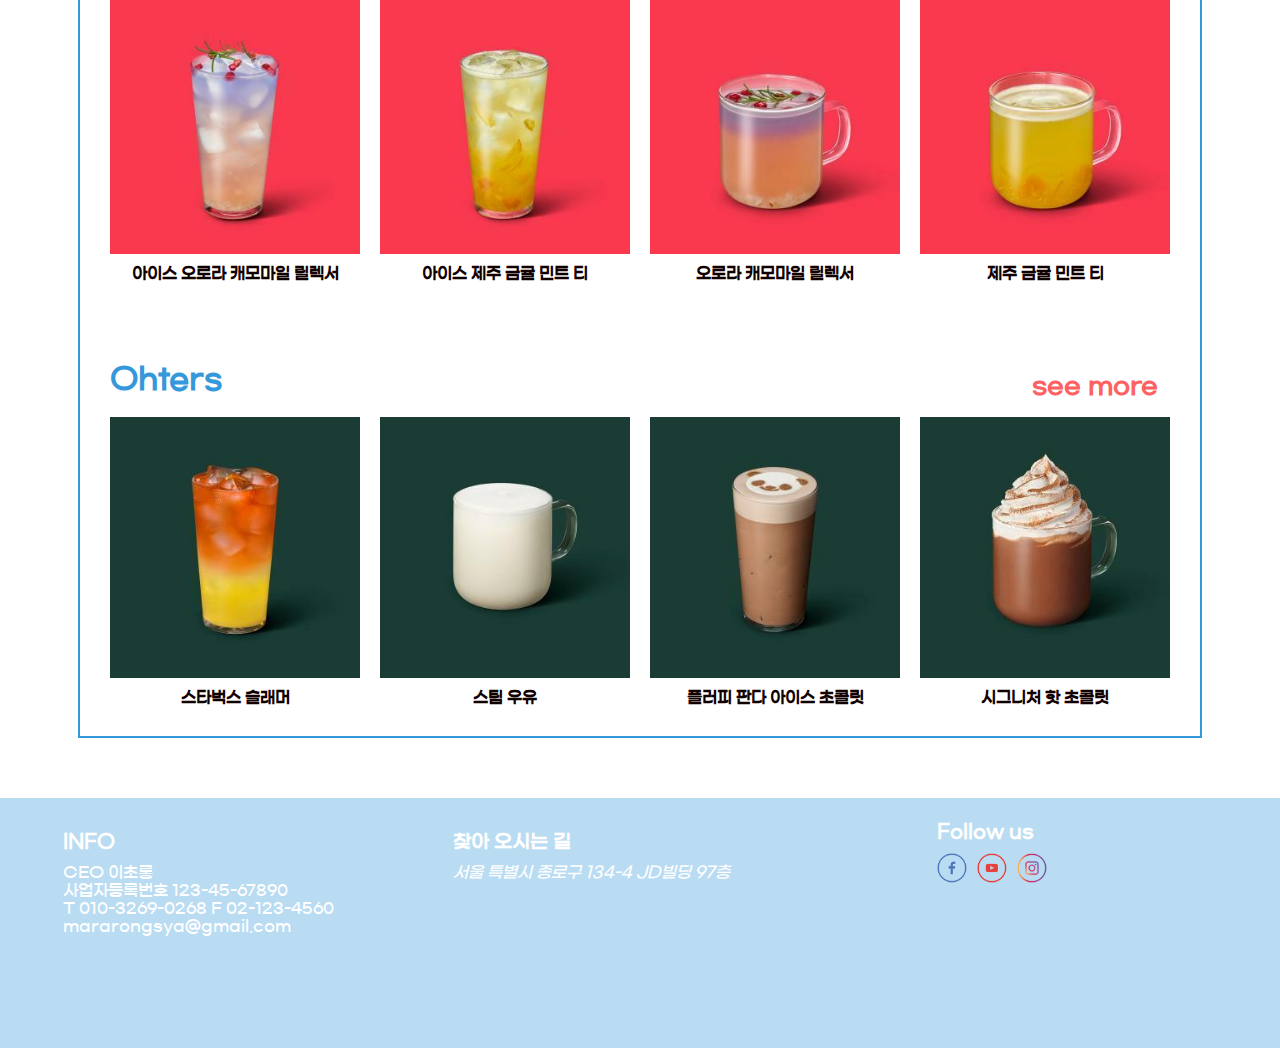
<file: new_noncoffee.html>
<!DOCTYPE html>
<meta charset="utf-8">
<html>
    <head>
        <title>New_NoncoffeeㅣCoFf2ee</title>
        <link rel="stylesheet" type="text/css" href="css/reset.css">
        <link rel="stylesheet" type="text/css" href="css/common.css">
        <link rel="stylesheet" type="text/css" href="css/new.css">
    </head>
    <body>
        <header>
            <h1>
                <a href="index.html">
                    <img src="img/mainlogo.png" alt="로고 이미지" width="100px" height="80px"/>
                    <p>CoFf2ee</p>
                </a>
            </h1>
            <div id="blue_line">   
                <ul id="log_join">
                    <li>
                        <a class="not_bold" href="#">
                            Log in
                        </a>
                    </li>

                    <li>
                        <a class="not_bold" href="#">
                            Join us
                        </a>
                    </li>
                </ul>
                <div id="search_box">
                    <form action="#" method="get">
                        <fieldset>
                            <legend>검색</legend>
                            <input id="search_btn" type="image" src="img/search_btn.png" width="20px" height="30px"/>
                            <input id="search_area" type="search" />
                        </fieldset>
                    </form>
                </div>
                <nav id="main_menu">
                    <ul id="main_f">
                        <li  class="first_menu">
                            <a class="f_m" href="new_coffee.html">NEW</a>
                            <ul class="sub_menu">
                                <li>
                                    <a class="nd" href="new_coffee.html#new_allmenu_coffee">Coffee</a>
                                </li>
                                <li>
                                    <a class="nd" href="new_noncoffee.html">Non Coffee</a>
                                        <a href="new_noncoffee.html#new_allmenu_smoothie">스무디&쥬스</a>
                                        <a href="new_noncoffee.html#new_allmenu_frappuccino">프라프치노 & 블랜디드</a>
                                        <a href="new_noncoffee.html#new_allmenu_ade">에이드&티</a>
                                        <a href="new_noncoffee.html#new_allmenu_others">Others</a>
                                </li>
                                <li>
                                    <a class="nd" href="new_dessert.html">Dessert</a>
                                        <a href="new_dessert.html#new_allmenu_bakery">베이커리</a>
                                        <a href="new_dessert.html#new_allmenu_snack">스낵 & 미니 디저트</a>
                                        <a href="new_dessert.html#new_allmenu_ice">아이스크림 & 플레이크</a>
                                </li>
                                <li id="small_w_ad">
                                    <a href="#">
                                        <img src="img/2022_christmas_main_drink_03_0211.png" alt="스타벅스 캐모마일 릴렉서" width="200px" height="300px"/>
                                    </a>
                                </li>
                                <li>
                                    <a id="hidden_btn" href="#">보러가기</a>
                                </li>


                            </ul>
                        </li>

                        <li class="first_menu">
                            <a class="f_m" href="goods.html">Goods</a>
                            <ul id="sub_g" class="sub_menu">
                                <li>
                                    <a class="nd" href="#">다이어리</a>
                                    <a class="small_ad" href="#">
                                    <img src="img/g1.jpg" alt="다이어리" width="100px"/>
                                    </a>
                                </li>
                                <li>
                                    <a class="nd" href="#">텀블러/머그</a>
                                    <a class="small_ad" href="#">
                                        <img src="img/small_ad01.jpg" alt="다이어리" width="100px"/>
                                        </a>
                                </li>
                                <li>
                                    <a class="nd" href="#">문구류</a>
                                    <a class="small_ad" href="#">
                                        <img src="img/small_ad03.jpg" alt="다이어리" width="100px"/>
                                        </a>
                                </li>
                                <li>
                                    <a class="nd" href="#">커피용품</a>
                                    <a class="small_ad" href="#">
                                        <img src="img/small_ad04.jpg" alt="다이어리" width="100px"/>
                                        </a>
                                   
                                </li>
                                <li>
                                    <a class="nd" href="#">Others</a>
                                    <a class="small_ad" href="#">
                                        <img src="img/small_ad05.jpg" alt="다이어리" width="100px"/>
                                        </a>
                                    
                                </li>
                            </ul>
                        </li>
                        <li class="first_menu">
                            <a class="f_m" href="special.html">Special</a>
                            <ul id="sub_s" class="sub_menu">
                                <li>
                                    <a class="nd" href="#">국내</a>
                                    <a href="#">음료</a>
                                    <a href="#">굿즈</a>
                                </li>
                                <li>
                                    <a class="nd" href="#">해외</a>
                                    <a href="#">음료</a>
                                    <a href="#">굿즈</a>
                                </li>

                            </ul>
                            
                        </li>
                        <li class="first_menu">
                            <a class="f_m" href="cafes.html">Cafes</a>
                            <ul id="sub_c" class="sub_menu" >
                                <li>
                                    <a class="nd" href="#">
                                        내 주변 매장
                                    </a>
                                    <form class="form_m" action="#" method="get">
                                        <fieldset>
                                            <legend>주소 검색</legend>
                                        </fieldset>
                                        <input type="text" placeholder="출발지 입력"/>
                                    </form>
                                    
                                </li>
                                <li>
                                    <a class="nd" href="#">
                                        드라이브 스루
                                    </a>
                                    <form class="form_m" action="#" method="get">
                                        <fieldset>
                                            <legend>주소 검색</legend>
                                        </fieldset>
                                        <input type="text" placeholder="출발지 입력"/>
                                    </form>
                                    
                                </li>
                            </ul>
                        </li>
                        <li class="first_menu">
                            <a class="f_m" href="calendar.html">Calendar</a>
                            <ul id="sub_w" class="sub_menu">
                                
                                <li><a class="nd" href="#">Calendar!</a></li>
                                <li><a href="#"><img src="img/monthly.png" alt="이미지1"/></a></li>
                                <li><a href="#"><img src="img/monthly.png" alt="이미지1"/></a></li>
                                <li><a href="#"><img src="img/monthly.png" alt="이미지1"/></a></li>
                            </ul>
                        </li>
                    </ul>
                </nav> 
            </div>
        </header>

        <div id="container">
            <img id="new_bg" src="img/new_nc_bg.jpg" />
            <h2 id="bg_letter_b">Non-Coffee</h2>
            <section id="new_select">
                <ul id="new_banner">
                    <li>
                        <a href="new_coffee.html">Coffee</a>
                        <ul>
                            <li>
                                <a href="new_coffee.html#new_allmenu_coffee">Coffee</a>
                            </li>
                        </ul>
                    </li>
                    <li>
                        <a href="new_noncoffee.html">Non-Coffee</a>
                        <ul>
                            <li>
                                <a href="new_noncoffee.html#new_allmenu_smoothie">스무디&amp;주스</a>
                            </li>
                            <li>
                                <a href="new_noncoffee.html#new_allmenu_frappuccino">프라프치노&amp;블렌디드</a>
                            </li>
                            <li>
                                <a href="new_noncoffee.html#new_allmenu_ade">에이드&amp;티</a>
                            </li>
                            <li>
                                <a href="new_noncoffee.html#new_allmenu_others">Ohters</a>
                            </li>
                        </ul>
                    </li>
                    <li>
                        <a href="new_dessert.html">Dessert</a>
                        <ul>
                            <li>
                                <a href="new_dessert.html#new_allmenu_bakery">베이커리</a>
                            </li>
                            <li>
                                <a href="new_dessert.html#new_allmenu_snack">스낵&amp;미니 디저트</a>
                            </li>
                            <li>
                                <a href="new_dessert.html#new_allmenu_ice">아이스크림&amp;플레이크</a>
                            </li>
                        </ul>
                    </li>
                </ul>
            </section>
            <section id="new_allmenu">
                <h3 id="new_allmenu_smoothie">스무디&amp;주스</h3>
                <a id="more1" class="more_btn" href="#"><span class="see_more underlineover">see more</span></a>
                <ul>
                    <li>
                        <a href="#">
                            <img src="img/new_nc_01.jpg" alt="논커피신메뉴01" />
                            <span>블루베리 요거트</span>
                        </a>
                    </li>
                    <li>
                        <a href="#">
                            <img src="img/new_nc_02.jpg" alt="논커피신메뉴02" />
                            <span>햇사과 주스</span>
                        </a>
                    </li>
                    <li>
                        <a href="#">
                            <img src="img/new_nc_03.jpg" alt="논커피신메뉴03" />
                            <span>필 더 그린</span>
                        </a>
                    </li>
                    <li>
                        <a href="#">
                            <img src="img/new_nc_04.jpg" alt="논커피신메뉴04" />
                            <span>필 더 레드</span>
                        </a>
                    </li> 
                </ul>
                <h3 id="new_allmenu_frappuccino">프라프치노&amp;블렌디드</h3>
                <a id="more2" class="more_btn" href="#"><span class="see_more underlineover">see more</span></a>
                <ul>
                    <li>
                        <a href="#">
                            <img src="img/new_nc_05.jpg" alt="논커피신메뉴05" />
                            <span>말차 크림 프라푸치노</span>
                        </a>
                    </li>
                    <li>
                        <a href="#">
                            <img src="img/new_nc_06.jpg" alt="논커피신메뉴06" />
                            <span>화이트 타이거 프라푸치노</span>
                        </a>
                    </li>
                    <li>
                        <a href="#">
                            <img src="img/new_nc_07.jpg" alt="논커피신메뉴07" />
                            <span>망고 패션 프루트 블렌디드</span>
                        </a>
                    </li>
                    <li>
                        <a href="#">
                            <img src="img/new_nc_08.jpg" alt="논커피신메뉴08" />
                            <span>딜라이트 요거트 블렌디드</span>
                        </a>
                    </li>
                </ul>
                <h3 id="new_allmenu_ade">에이드&amp;티</h3>
                <a id="more3" class="more_btn" href="#"><span class="see_more underlineover">see more</span></a>
                <ul>
                    <li>
                        <a href="#">
                            <img src="img/new_nc_09.jpg" alt="논커피신메뉴09" />
                            <span>아이스 오로라 캐모마일 릴렉서</span>
                        </a>
                    </li>
                    <li>
                        <a href="#">
                            <img src="img/new_nc_10.jpg" alt="논커피신메뉴10" />
                            <span>아이스 제주 금귤 민트 티</span>
                        </a>
                    </li>
                    <li>
                        <a href="#">
                            <img src="img/new_nc_11.jpg" alt="논커피신메뉴11" />
                            <span>오로라 캐모마일 릴렉서</span>
                        </a>
                    </li>
                    <li>
                        <a href="#">
                            <img src="img/new_nc_12.jpg" alt="논커피신메뉴12" />
                            <span>제주 금귤 민트 티</span>
                        </a>
                    </li>
                </ul>
                <h3 id="new_allmenu_others">Ohters</h3>
                <a id="more4" class="more_btn" href="#"><span class="see_more underlineover">see more</span></a>
                <ul>
                    <li>
                        <a href="#">
                            <img src="img/new_nc_13.jpg" alt="논커피신메뉴13" />
                            <span>스타벅스 슬래머</span>
                        </a>
                    </li>
                    <li>
                        <a href="#">
                            <img src="img/new_nc_14.jpg" alt="논커피신메뉴14" />
                            <span>스팀 우유</span>
                        </a>
                    </li>
                    <li>
                        <a href="#">
                            <img src="img/new_nc_15.jpg" alt="논커피신메뉴15" />
                            <span>플러피 판다 아이스 초콜릿</span>
                        </a>
                    </li>
                    <li>
                        <a href="#">
                            <img src="img/new_nc_16.jpg" alt="논커피신메뉴16" />
                            <span>시그니처 핫 초콜릿</span>
                        </a>
                    </li>
                </ul>

            </section>

            <footer>
                <div id="footer_bg">
                    <div id="footer_01">
                        <ul>
                            <li>
                                <h3 class="footer_tit">INFO</h3>
                                <p>
                                    CEO 이초롱<br/>
                                    사업자등록번호 123-45-67890<br/>
                                    T 010-3269-0268 F 02-123-4560<br/>
                                    mararongsya@gmail.com
                                </p>
                            </li>
                            <li>
                                <h3 class="footer_tit">찾아 오시는 길</h3>
                                <p>
                                    <address>
                                        서울 특별시 종로구 134-4 JD빌딩 97층
                                    </address>
                                </p>
                            </li>


                        </ul>
                    </div>
                    <div id="footer_02">
                        <div id="footer_02_all">
                            <h3 class="footer_tit">Follow us</h3>
                            <ul>
                                <li>
                                    <a href="#">
                                        <img src="img/facebook.png" alt="00로 바로가기"/>
                                    </a>
                                </li>
                                <li>
                                    <a href="#">
                                        <img src="img/youtube.png" alt="00로 바로가기"/>
                                    </a>
                                </li>
                                <li>
                                    <a href="#">
                                        <img src="img/insta.png" alt="00로 바로가기"/>
                                    </a>
                                </li>
                            </ul>
                        </div>
                    </div>
                </div>
            </footer>
        </div>
    </body>
</html>
</file>
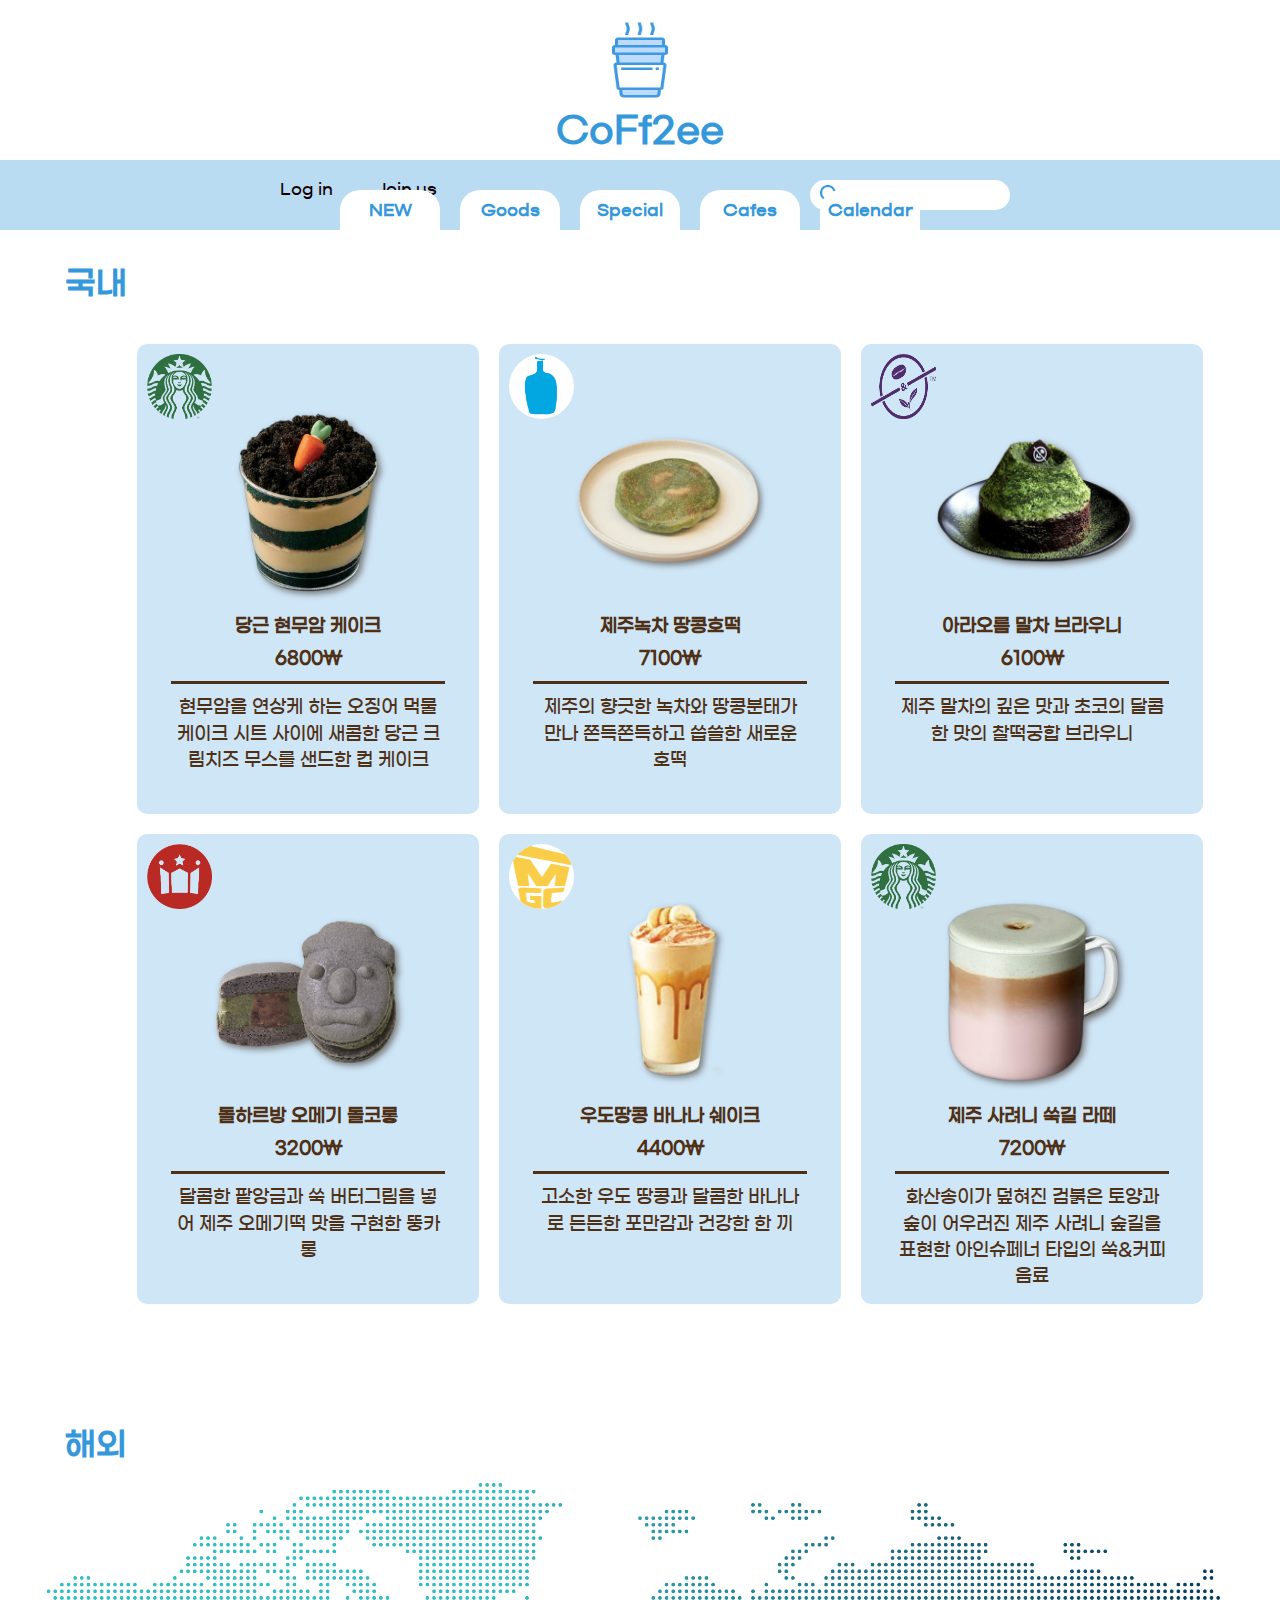
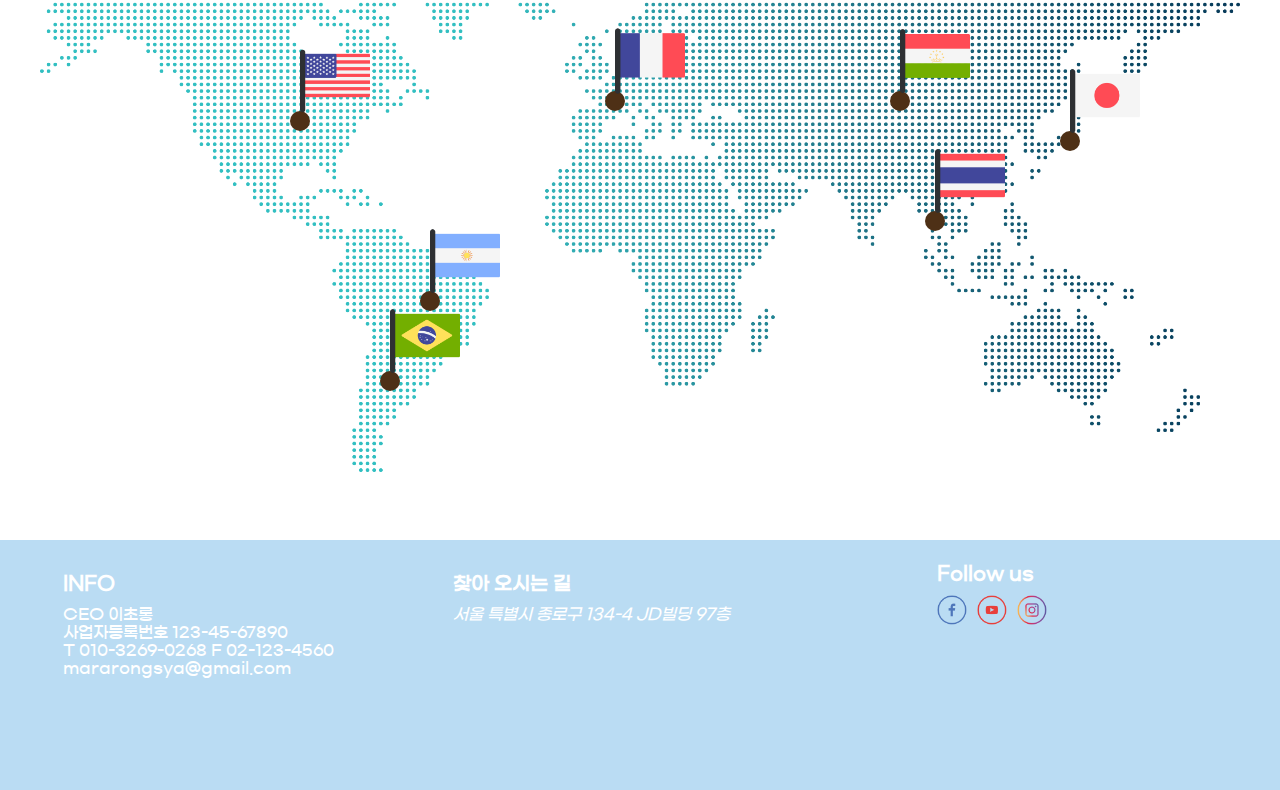
<file: special.html>
<!DOCTYPE html>
<meta charset="utf-8">
<html>
<head>
    <title>SpecialㅣCoFf2ee</title>
    <link rel="stylesheet" type="text/css" href="./css/reset.css">
    <link rel="stylesheet" type="text/css" href="./css/common.css">
    <link rel="stylesheet" type="text/css" href="./css/special.css">
</head>
<body>
    <header>
        <h1>
            <a href="./index.html">
                <img src="img/mainlogo.png" alt="로고 이미지" width="100px" height="80px"/>
                <p>CoFf2ee</p>
            </a>
        </h1>
        <div id="blue_line">   
            <ul id="log_join">
                <li>
                    <a class="not_bold" href="#">
                        Log in
                    </a>
                </li>
                <li>
                    <a class="not_bold" href="#">
                        Join us
                    </a>
                </li>
            </ul>
            <div id="search_box">
                <form action="#" method="get">
                    <fieldset>
                        <legend>검색</legend>
                        <input id="search_btn" type="image" src="img/search_btn.png" width="20px" height="30px"/>
                        <input id="search_area" type="search" />
                       
                    </fieldset>
                </form>
            </div>
            <nav id="main_menu">
                <ul id="main_f">
                    <li  class="first_menu">
                        <a class="f_m" href="./new_coffee.html">NEW</a>
                        <ul class="sub_menu">
                            <li>
                                <a class="nd" href="#">Coffee</a>

                            </li>
                            <li>
                                <a class="nd" href="./new_noncoffee.html">Non Coffee</a>
                                    <a href="#">스무디&쥬스</a>
                                    <a href="#">프라프치노 & 블랜디드</a>
                                    <a href="#">에이드&티</a>
                                    <a href="#">Others</a>
                            </li>
                            <li>
                                <a class="nd" href="./new_dessert.html">Dessert</a>

                                    <a href="#">베이커리</a>
                                    <a href="#">스낵 & 미니 디저트</a>
                                    <a href="#">아이스크림 & 플레이크</a>

                            </li>
                            <li id="small_w_ad">
                                <a href="#">
                                    <img src="img/2022_christmas_main_drink_03_0211.png" alt="스타벅스 캐모마일 릴렉서" width="200px" height="300px"/>
                                </a>
                            </li>
                            <li>
                                <a id="hidden_btn" href="#">보러가기</a>
                            </li>
                        </ul>
                    </li>
                    <li class="first_menu">
                        <a class="f_m" href="./goods.html">Goods</a>
                        <ul id="sub_g" class="sub_menu">
                            <li>
                                <a class="nd" href="#">다이어리</a>
                                <a class="small_ad" href="#">
                                <img src="img/g1.jpg" alt="다이어리" width="100px"/>
                                </a>
                            </li>
                            <li>
                                <a class="nd" href="#">텀블러/머그</a>
                                <a class="small_ad" href="#">
                                    <img src="img/small_ad01.jpg" alt="다이어리" width="100px"/>
                                    </a>
                            </li>
                            <li>
                                <a class="nd" href="#">문구류</a>
                                <a class="small_ad" href="#">
                                    <img src="img/small_ad03.jpg" alt="다이어리" width="100px"/>
                                    </a>
                            </li>
                            <li>
                                <a class="nd" href="#">커피용품</a>
                                <a class="small_ad" href="#">
                                    <img src="img/small_ad04.jpg" alt="다이어리" width="100px"/>
                                    </a>
                            </li>
                            <li>
                                <a class="nd" href="#">Others</a>
                                <a class="small_ad" href="#">
                                    <img src="img/small_ad05.jpg" alt="다이어리" width="100px"/>
                                    </a>
                            </li>
                        </ul>
                    </li>
                    <li class="first_menu">
                        <a class="f_m" href="./special.html">Special</a>
                        <ul id="sub_s" class="sub_menu">
                            <li>
                                <a class="nd" href="#">국내</a>
                                <a href="#">음료</a>
                                <a href="#">굿즈</a>
                            </li>
                            <li>
                                <a class="nd" href="#">해외</a>
                                <a href="#">음료</a>
                                <a href="#">굿즈</a>
                            </li>

                        </ul>
                    </li>
                    <li class="first_menu">
                        <a class="f_m" href="./cafes.html">Cafes</a>
                        <ul id="sub_c" class="sub_menu" >
                            <li>
                                <a class="nd" href="#">
                                    내 주변 매장
                                </a>
                                <form class="form_m" action="#" method="get">
                                    <fieldset>
                                        <legend>주소 검색</legend>
                                    </fieldset>
                                    <input type="text" placeholder="출발지 입력"/>
                                </form>
                            </li>
                            <li>
                                <a class="nd" href="#">
                                    드라이브 스루
                                </a>
                                <form class="form_m" action="#" method="get">
                                    <fieldset>
                                        <legend>주소 검색</legend>
                                    </fieldset>
                                    <input type="text" placeholder="출발지 입력"/>
                                </form>
                            </li>
                        </ul>
                    </li>
                    <li class="first_menu">
                        <a class="f_m" href="./calendar.html">Calendar</a>
                        <ul id="sub_w" class="sub_menu">
                            <li><a class="nd" href="#">Calender!</a></li>
                            <li><a href="#"><img src="img/monthly.png" alt="이미지1"/></a></li>
                            <li><a href="#"><img src="img/monthly.png" alt="이미지1"/></a></li>
                            <li><a href="#"><img src="img/monthly.png" alt="이미지1"/></a></li>
                        </ul>
                    </li>
                </ul>
            </nav> 
        </div>
    </header>
    <div id="korea">
        <h1>국내</h1>
        <hr/>
        <section class="korea_pv" id="korea_p">
            <ul class="special">
                <li id="special01">
                    <a href="#">
                        <img class="logo" src="./img/starbucks_logo.png" alt="스타벅스 로고" />
                        <img class="korea_product" src="./img/starbucks_jeju_dessert.png" alt="스타벅스 제주 메뉴" />
                        <p>
                            <span class="product_name">당근 현무암 케이크</span>
                            <span class="product_price">6800₩</span>
                            <span class="product_des">현무암을 연상케 하는 오징어 먹물 케이크 시트 사이에 새콤한 당근 크림치즈 무스를 샌드한 컵 케이크</span>
                        </p>
                    </a>
                </li>
                <li id="special02">
                    <a href="#">
                        <img class="logo" id="bluebottle_logo" src="./img/bluebottle_logo.png" alt="블루보틀 로고" />
                        <img class="korea_product" src="./img/bluebottoe_jeju_menu.png" alt="블루보틀 제주 메뉴" />
                        <p>
                            <span class="product_name">제주녹차 땅콩호떡</span>
                            <span class="product_price">7100₩</span>
                            <span class="product_des">제주의 향긋한 녹차와 땅콩분태가 만나 쫀득쫀득하고 씁쓸한 새로운 호떡</span>
                        </p>
                    </a>
                </li>
                <li id="special03">
                    <a href="#">
                        <img class="logo" src="./img/coffeebean_logo.png" alt="커피빈 로고" />
                        <img class="korea_product" src="./img/coffeebean_jeju_menu.png" alt="커피빈 제주 메뉴" />
                        <p>
                            <span class="product_name">아라오름 말차 브라우니</span>
                            <span class="product_price">6100₩</span>
                            <span class="product_des">제주 말차의 깊은 맛과 초코의 달콤한 맛의 찰떡궁합 브라우니</span>
                        </p>
                    </a>
                </li>
                <li id="special04">
                    <a href="#">
                        <img class="logo" src="./img/hollys_logo.png" alt="할리스 로고" />
                        <img class="korea_product" src="./img/hollys_jeju_menu.png" alt="할리스 제주 메뉴" />
                        <p>
                            <span class="product_name">돌하르방 오메기 돌코롱</span>
                            <span class="product_price">3200₩</span>
                            <span class="product_des">달콤한 팥앙금과 쑥 버터그림을 넣어 제주 오메기떡 맛을 구현한 뚱카롱</span>
                        </p>
                    </a>
                </li>
                <li id="special05">
                    <a href="#">
                        <img class="logo" id="megacoffee_logo" src="./img/megacoffee_logo.png" alt="메가커피 로고" />
                        <img class="korea_product" src="./img/megacoffee_jeju_menu.png" alt="메가커피 제주 메뉴" />
                        <p>
                            <span class="product_name">우도땅콩 바나나 쉐이크</span>
                            <span class="product_price">4400₩</span>
                            <span class="product_des">고소한 우도 땅콩과 달콤한 바나나로 든든한 포만감과 건강한 한 끼</span>
                        </p>
                    </a>    
                </li>
                <li id="special06">
                    <a href="#">
                        <img class="logo" src="./img/starbucks_logo.png" alt="스타벅스 로고" />
                        <img class="korea_product" src="./img/starbucks_jeju.png" alt="스타벅스 제주 메뉴" />
                        <p>
                            <span class="product_name">제주 사려니 쑥길 라떼</span>
                            <span class="product_price">7200₩</span>
                            <span class="product_des">화산송이가 덮혀진 검붉은 토양과 숲이 어우러진 제주 사려니 숲길을 표현한 아인슈페너 타입의 쑥&커피 음료</span>
                        </p>
                    </a>
                </li>
            </ul>
        </section>
    </div>
    <div id="foreign">
        <h1>해외</h1>
        <hr/>
        <section>
            <img src="./img/map.png" alt="지도 이미지" />
            <a class="point_a" id="point_br" href="#">
                <span class="point"></span>
                <span class="flag"><img class="flag_img" id="flag_br" src="./img/brazil.png" alt="브라질 국기" /></span>
            </a>
            <div class="foreign_s" id="brazil">
                <span class="landmark">
                    <img src="./img/landmark_br.png" alt="브라질 랜드마크" />
                </span>
                <img class="product_for for_me" src="./img/brazil_sm.png" alt="브라질 한정" />
                <p>
                    <span><b>브리가데이로 프라푸치노</b></span>
                    <span>초콜릿칩, 모카시럽, 우유가 들어간 달달한 프라푸치노</span>
                </p>
            </div>


            <a class="point_a" id="point_thai" href="#">
                <span class="point"></span>
                <span class="flag"><img class="flag_img" id="flag_thai" src="./img/thailand.png" alt="태국 국기" /></span>
            </a>
            <div class="foreign_s" id="thai">
                <span class="landmark">
                    <img src="./img/landmark_th.png" alt="태국 랜드마크" />
                </span>
                <img class="product_for" src="./img/starbucks_thailand_goods.png" alt="태국 한정" />
                <p>
                    <span>방콕 밤하늘을 표현한 태국에서만 구할 수 있는 굿즈</span>
                </p>
            </div>

            <a class="point_a" id="point_fr" href="#">
                <span class="point"></span>
                <span class="flag"><img class="flag_img" id="flag_fr" src="./img/france.png" alt="프랑스 국기" /></span>
            </a>
            <div class="foreign_s" id="france">
                <span class="landmark">
                    <img src="./img/landmark_fr.png" alt="프랑스 랜드마크" />
                </span>
                <img class="product_for" src="./img/starbucks_france.png" alt="파리 한정" />
                <p>
                    <span>프랑스의 넓은 하늘과 자연을 표현한 프랑스에서만 구할 수 있는 굿즈</span>
                </p>
            </div>



            <a class="point_a" id="point_us" href="#">
                <span class="point"></span>
                <span class="flag"><img class="flag_img" id="flag_us" src="./img/us.png" alt="미국 국기" /></span>
            </a>
            <div class="foreign_s" id="us">
                <span class="landmark">
                    <img src="./img/landmark_us.png" alt="미국 랜드마크" />
                </span>
                <img class="product_for for_me" src="./img/starbucks_us.png" alt="미국 한정" />
                <p>
                    <span><b>유니콘 프라푸치노</b></span>
                    <span>망고시럽에 달달한 핑크색 파우더와 상큼한 파란 드리즐로 레이어를 쌓은 핑크색 크림 프라푸치노</span>
                </p>
            </div>


            <a class="point_a" id="point_jp" href="#">
                <span class="point"></span>
                <span class="flag"><img class="flag_img" id="flag_jp" src="./img/japan.png" alt="일본 국기" /></span>
            </a>
            <div class="foreign_s" id="japan">
                <span class="landmark">
                    <img src="./img/landmark_jp.png" alt="일본 랜드마크" />
                </span>
                <img class="product_for for_me" src="./img/starbucks_japan.png" alt="일본 한정" />
                <p>
                    <span><b>아오모리 프라푸치노</b></span>
                    <span>일본 축제를 연상시키는 상큼하고도 톡톡쏘는 프라푸치노</span>
                </p>
            </div>


            <a class="point_a" id="point_ar" href="#">
                <span class="point"></span>
                <span class="flag"><img class="flag_img" id="flag_ar" src="./img/argentina.png" alt="아르헨티나 국기" /></span>
            </a>
            <div class="foreign_s" id="argentina">
                <span class="landmark">
                    <img src="./img/landmark_ar.png" alt="아르헨티나 랜드마크" />
                </span>
                <img class="product_for for_me" src="./img/starbucks_argentina.png" alt="아르헨티나 한정" />
                <p>
                    <span><b>츄로 프라푸치노</b></span>
                    <span>시나몬 돌체와 화이트 모카시럽을 블렌딩하고 휘핑크림을 토핑해 만든 프라푸치노</span>
                </p>
            </div>


            <a class="point_a" id="point_ca" href="#">
                <span class="point"></span>
                <span class="flag"><img class="flag_img" id="flag_ca" src="./img/centralasia.png" alt="중앙아시아 국기" /></span>
            </a>
            <div class="foreign_s" id="central_asia">
                <span class="landmark" id="landmark_ca">
                    <img src="./img/landmark_ca.png" alt="중앙아시아 랜드마크" />
                </span>
                <img class="product_for for_me" src="./img/starbucks_ca.png" alt="중앙아시아 한정" />
                <p>
                    <span><b>피스타치오와 로즈 모카</b></span>
                    <span>모카 소스와 장미, 파스타치오 시럽, 스팀밀크 등이 들어간 에스프레소</span>
                </p>
            </div>
        </section>
    </div>
    <footer>
        <div id="footer_bg">
            <div id="footer_01">
                <ul>
                    <li>
                        <h3 class="footer_tit">INFO</h3>
                        <p>
                            CEO 이초롱<br/>
                            사업자등록번호 123-45-67890<br/>
                            T 010-3269-0268 F 02-123-4560<br/>
                            mararongsya@gmail.com
                        </p>
                    </li>
                    <li>
                        <h3 class="footer_tit">찾아 오시는 길</h3>
                        <p>
                            <address>
                                서울 특별시 종로구 134-4 JD빌딩 97층
                            </address>
                        </p>
                    </li>
                </ul>
            </div>
            <div id="footer_02">
                <div id="footer_02_all">
                    <h3 class="footer_tit">Follow us</h3>
                    <ul>
                        <li>
                            <a href="#">
                                <img src="img/facebook.png" alt="00로 바로가기"/>
                            </a>
                        </li>
                        <li>
                            <a href="#">
                                <img src="img/youtube.png" alt="00로 바로가기"/>
                            </a>
                        </li>
                        <li>
                            <a href="#">
                                <img src="img/insta.png" alt="00로 바로가기"/>
                            </a>
                        </li>
                    </ul>
                </div>
            </div>
        </div>
    </footer>
</body>
</html>
</file>
<file: css/common.css>
@charset "utf-8";
@font-face{
   font-family:'Gmarket';
   src:url('../font/GmarketSansTTFMedium.ttf') format('truetype');
}

body{
    position: relative;
    width: 100%;
    height: auto;
    margin: 0 auto;
    background-color:#fff;
    font-family: Gmarket;
    font: bold;

}



a{
    display: block;
    text-decoration: none;
    color: #100;
    font-weight: bold;
    font-size: 12pt;

}

address{text-indent: none;}

.not_bold{
    font-weight: normal;
}

header{
    position: relative;
    padding-top: 20px;
    width: 100%;
    margin: 0 auto;
    height: auto;
    background-color: #fff;
}

header h1{
    position: relative;
    margin: 0 auto;
    width: 200px;
    height: 120px;
    text-align: center;

}

header h1 a{
    color: rgb(52,152,219);
    font-size: 36px;

}

#blue_line{
    position: relative;
    margin-top: 20px;
    width: 100%;
    height: 70px;
    background-color:rgb(186,220,243);
}



#blue_line ul{
    position: relative;
    width: auto;
    height: auto;



}

#blue_line ul::after{
    content: "";
    display: block;
    clear: both;
}

#blue_line ul li{
    position: relative;
    top: 30px;
    width: 100px;
    height: 30px;
    text-align: center;
    float: left;
}

#blue_line ul#log_join{
    position: absolute;
    top: -10px;
    left: 20%;
}



#search_box{
    position: absolute;
    right: 18%;
    width: 200px;
    height: 30px;
    background-color: #fff;
    border-radius: 20px;
    top: 20px;
    margin-right: 40px;
}

legend{
    display: none;
}

#search_box form #search_btn{
    position: absolute;
    top: 5px;
    width: 20px;
    height: 20px;
    margin-left: 10px;


}


#search_box form #search_area{
    position: absolute;
    top: 7px;
    margin-left: 35px;
    border: none;
    width: 155px;
}
  /* ----------------------------------------------------------------------------- */

nav{
    position: relative;
    width: 100%;
    height: auto;
    margin: 0 auto;
    z-index: 999;
}



nav#main_menu>ul{
    position: absolute;
    left: 50%;
    margin-left: -300px;
    top: -15px;  
}

nav#main_menu ul::after{
    content: "";
    display: block;
    clear: both;
}

nav#main_menu ul li.first_menu{
    position: relative;
    width: 100px;
    height: 40px;
    float: left;
    margin-top: 15px;
    margin-right: 20px;
    line-height: 2.5em;
    
}


nav#main_menu a.f_m{
    position: relative;
    color: rgb(52,152,219);
    width: 100px;
    height: 40px;
    border-radius: 20px 20px 0 0;
    background-color: #fff;
    font-weight: bold;
}


nav#main_menu a.f_m:hover{
    color: #fff;
    background-color: rgb(52,152,219);

}







nav#main_menu ul li.first_menu ul{
    position: relative;
    margin-left: -300px;
    top: -1px;
    width: 1200px;
    height: 300px;
    background-color: rgb(113,183,230);
    opacity: 0;
    visibility: hidden;
}

nav#main_menu ul li.first_menu ul#sub_g{
    position: relative;
    margin-left: -420px;
}

nav#main_menu ul li.first_menu ul#sub_g a img{
    border-radius: 30px;
}

nav#main_menu ul li.first_menu ul#sub_g>li:first-child{
    margin-left: 170px;
}

nav#main_menu ul li.first_menu .sub_menu li a:hover{
    color: rgb(52,152,219);
}


nav#main_menu ul li.first_menu ul#sub_s{
    position: relative;
    margin-left: -540px;
}



nav#main_menu ul li.first_menu ul#sub_c{
    position: relative;
    margin-left: -660px;
}

nav#main_menu ul li.first_menu ul#sub_c>li{
    width: 400px;
}

nav#main_menu ul li.first_menu ul#sub_c>li form{
    margin-top: 20px;
}

nav#main_menu ul li.first_menu ul#sub_w{
    position: relative;
    margin-left: -780px;
}

nav#main_menu ul li.first_menu ul#sub_w>li{
    top: 20px;
    width: 250px;
    margin-right: 20px;
}



nav#main_menu ul li.first_menu .sub_menu li{
    position:relative;
    float: left;
    top: 0;
    height: 300px;
    width: 200px;
    text-align: left;
    transition: all 0.2s ease-in;
}

nav#main_menu ul li.first_menu .sub_menu li#small_w_ad{
    position: absolute;
    width: 200px;
    height: 300px;
    top: -40px;
    right: 20%;
    margin-right: -100px;
    z-index: 200;
}



nav#main_menu ul li.first_menu .sub_menu li#small_w_ad:hover{
    width: 300px;
    height: 400px;

}

nav#main_menu ul li.first_menu .sub_menu li a#hidden_btn{
    position: absolute;
    width: 100px;
    height: 30px;
    text-align: center;
    top: 150px;
    margin-left: 200px;
    z-index: 100;

}

nav#main_menu ul li.first_menu .sub_menu li a.small_ad{
    position: absolute;
    top: 50%;
    margin-top: -50px;

}

nav#main_menu ul li.first_menu .sub_menu li a.nd{
    margin-top: 10px;
    font-size: 1.2em;
}

nav#main_menu ul li.first_menu .sub_menu li a{
    color: #fff;
    font-size: 0.9em;
}



nav#main_menu ul li.first_menu .sub_menu li:first-child{
    margin-left: 100px;
}

#sub_menu::after{
    content: "";
    display: block;
    clear: both;
}

nav#main_menu>ul>li:hover>ul{
    opacity: 0.9;
    visibility:visible;
}

/* =================================================================================== */



footer{
    position: relative;
    bottom: 0;
    width: 100%;
    height: 250px;

    margin: 0 auto;
    padding: 20px 100px 60px 100px;
    background-color:rgb(186,220,243);

    color: #fff;
    box-sizing: border-box;

}

#footer_bg{
    position: absolute;
    width: 1200px;
    top: 0;
    left: 50%;
    margin-left: -600px;
    height: 200px;
    padding: 30px 20px;
    border: 3px solid rgb(186,220,243);
    box-sizing: border-box;

}

footer::after{
    content: "";
    display: block;
    clear: both;
}

.footer_tit{
    margin-bottom: 10px;
}

#footer_01{
    width: 800px;
    height: 170px;
}
#footer_01::after{
    content: "";
    display: block;
    clear: both;
}

#footer_01 li{
    width: 350px;
    margin-right: 5%;
    float: left;

}

#footer_02{
    position: absolute;
    height: 170px;
    top: 20px;
    right:0px;
    width: 300px;


}


#footer_02::after{
    content: "";
    display: block;
    clear: both;
}





#footer_02 li{
    float: left;
    width: 30px;
    height: 30px;
    margin-right: 10px;


}
</file>
<file: css/cafes.css>
@charset "utf-8";



#blue_line ul#log_join2{
    position: relative;
    top: -10px;
    left: 20%;
}



#map{
    width:100%;
    height:800px;
    position:relative;
    overflow:hidden;
}
.map_wrap, .map_wrap * {
    margin:0;
    padding:0;
    font-family:'Malgun Gothic',dotum,'돋움',sans-serif;
    font-size:12px;
}
.map_wrap a, .map_wrap a:hover, .map_wrap a:active{
    color:#000;
    text-decoration: none;
}
.map_wrap {position:relative;width:100%;height:800px;
}
#menu_wrap {
    position:absolute;
    top:0;
    left:0;
    bottom:0;
    width:250px;
    margin:10px 0 30px 10px;
    padding:5px;
    overflow-y:auto;
    background:rgba(255, 255, 255, 1);
    z-index:1;
    font-size:12px;
    border-radius: 10px;
}
.bg_white {
    background:#fff;
}
#menu_wrap hr {
    display: block;
    height: 1px;
    border: 0; 
    border-top: 2px solid #5F5F5F;
    margin:3px 0;
}
#menu_wrap .option{
    text-align: center;
}
#menu_wrap .option p {
    margin:10px 0;
}  
#menu_wrap .option button {
    margin-left:5px;
}
#placesList li {
    list-style: none;
}
#placesList .item {
    position:relative;
    border-bottom:1px solid#888;
    overflow: hidden;
    cursor: pointer;
    min-height: 65px;
}
#placesList .item span {
    display: block;
    margin-top:4px;
}
#placesList .item h5, #placesList .item .info {
    text-overflow: ellipsis;
    overflow: hidden;
    white-space: nowrap;
}
#placesList .item .info{
    padding:10px 0 10px 55px;
}
#placesList .info .gray {
    color:#8a8a8a;
}
#placesList .info .jibun {
    padding-left:26px;
    background:url(https://t1.daumcdn.net/localimg/localimages/07/mapapidoc/places_jibun.png) no-repeat;
}
#placesList .info .tel {
    color:#009900;
}
#placesList .item .markerbg {
    float:left;
    position:absolute;
    width:36px;
    height:37px;
    margin:10px 0 0 10px;
    background:url(https://t1.daumcdn.net/localimg/localimages/07/mapapidoc/marker_number_blue.png) no-repeat;
}
#placesList .item .marker_1 {
    background-position: 0 -10px;
}
#placesList .item .marker_2 {
    background-position: 0 -56px;
}
#placesList .item .marker_3 {
    background-position: 0 -102px
}
#placesList .item .marker_4 {
    background-position: 0 -148px;
}
#placesList .item .marker_5 {
    background-position: 0 -194px;
}
#placesList .item .marker_6 {
    background-position: 0 -240px;
}
#placesList .item .marker_7 {
    background-position: 0 -286px;
}
#placesList .item .marker_8 {
    background-position: 0 -332px;
}
#placesList .item .marker_9 {
    background-position: 0 -378px;
}
#placesList .item .marker_10 {
    background-position: 0 -423px;
}
#placesList .item .marker_11 {
    background-position: 0 -470px;
}
#placesList .item .marker_12 {
    background-position: 0 -516px;
}
#placesList .item .marker_13 {
    background-position: 0 -562px;
}
#placesList .item .marker_14 {
    background-position: 0 -608px;
}
#placesList .item .marker_15 {
    background-position: 0 -654px;
}
#pagination {
    margin:10px auto;
    text-align: center;
}
#pagination a {
    display:inline-block;
    margin-right:10px;
}
#pagination .on {
    font-weight: bold;
    cursor: default;
    color:#777;
}
</file>
<file: css/main.css>
@charset "utf-8";
@font-face{
   font-family:'Gmarket';
   src:url('../font/GmarketSansTTFMedium.ttf') format('truetype');
}

body{
    position: relative;
    width: 100%;
    height: auto;
    margin: 0 auto;
    background-color:#fff;
    font-family: Gmarket;
    font: bold;

}



a{
    display: block;
    text-decoration: none;
    /* color: #100; */
    color: rgb(78,48,22);
    font-weight: bold;
    font-size: 12pt;

}

address{text-indent: none;}

.not_bold{
    font-weight: normal;
}

header{
    position: relative;
    padding-top: 20px;
    width: 100%;
    margin: 0 auto;
    height: auto;
    background-color: #fff;
}

header h1{
    position: relative;
    margin: 0 auto;
    width: 200px;
    height: 120px;
    text-align: center;

}

header h1 a{
    color: rgb(52,152,219);
    font-size: 36px;

}

#blue_line{
    position: relative;
    margin-top: 20px;
    width: 100%;
    height: 70px;
    background-color:rgb(186,220,243);
}



#blue_line ul{
    position: relative;
    width: auto;
    height: auto;



}

#blue_line ul::after{
    content: "";
    display: block;
    clear: both;
}

#blue_line ul li{
    position: relative;
    top: 30px;
    width: 100px;
    height: 30px;
    text-align: center;
    float: left;
}

#blue_line ul#log_join{
    position: absolute;
    top: -10px;
    left: 20%;
}



#search_box{
    position: absolute;
    right: 18%;
    width: 200px;
    height: 30px;
    background-color: #fff;
    border-radius: 20px;
    top: 20px;
    margin-right: 40px;
}

legend{
    display: none;
}

#search_box form #search_btn{
    position: absolute;
    top: 5px;
    width: 20px;
    height: 20px;
    margin-left: 10px;


}


#search_box form #search_area{
    position: absolute;
    top: 7px;
    margin-left: 35px;
    border: none;
    width: 155px;
}
  /* ----------------------------------------------------------------------------- */

nav{
    position: relative;
    width: 100%;
    height: auto;
    margin: 0 auto;
    z-index: 999;
}



nav#main_menu>ul{
    position: absolute;
    left: 50%;
    margin-left: -300px;
    top: -15px;  
}

nav#main_menu ul::after{
    content: "";
    display: block;
    clear: both;
}

nav#main_menu ul li.first_menu{
    position: relative;
    width: 100px;
    height: 40px;
    float: left;
    margin-top: 15px;
    margin-right: 20px;
    line-height: 2.5em;
    
}


nav#main_menu a.f_m{
    position: relative;
    color: rgb(52,152,219);
    width: 100px;
    height: 40px;
    border-radius: 20px 20px 0 0;
    background-color: #fff;
    font-weight: bold;
}


nav#main_menu a.f_m:hover{
    color: #fff;
    background-color: rgb(52,152,219);

}







nav#main_menu ul li.first_menu ul{
    position: relative;
    margin-left: -300px;
    top: -1px;
    width: 1200px;
    height: 300px;
    background-color: rgb(113,183,230);
    opacity: 0;
    visibility: hidden;
}

nav#main_menu ul li.first_menu ul#sub_g{
    position: relative;
    margin-left: -420px;
}

nav#main_menu ul li.first_menu ul#sub_g a img{
    border-radius: 30px;
}

nav#main_menu ul li.first_menu ul#sub_g>li:first-child{
    margin-left: 170px;
}

nav#main_menu ul li.first_menu .sub_menu li a:hover{
    color: rgb(52,152,219);
}


nav#main_menu ul li.first_menu ul#sub_s{
    position: relative;
    margin-left: -540px;
}



nav#main_menu ul li.first_menu ul#sub_c{
    position: relative;
    margin-left: -660px;
}

nav#main_menu ul li.first_menu ul#sub_c>li{
    width: 400px;
}

nav#main_menu ul li.first_menu ul#sub_c>li form{
    margin-top: 20px;
}

nav#main_menu ul li.first_menu ul#sub_w{
    position: relative;
    margin-left: -780px;
}

nav#main_menu ul li.first_menu ul#sub_w>li{
    top: 20px;
    width: 250px;
    margin-right: 20px;
}



nav#main_menu ul li.first_menu .sub_menu li{
    position:relative;
    float: left;
    top: 0;
    height: 300px;
    width: 200px;
    text-align: left;
    transition: all 0.2s ease-in;
}

nav#main_menu ul li.first_menu .sub_menu li#small_w_ad{
    position: absolute;
    width: 200px;
    height: 300px;
    top: -40px;
    right: 20%;
    margin-right: -100px;
    z-index: 200;
}



nav#main_menu ul li.first_menu .sub_menu li#small_w_ad:hover{
    width: 300px;
    height: 400px;

}

nav#main_menu ul li.first_menu .sub_menu li a#hidden_btn{
    position: absolute;
    width: 100px;
    height: 30px;
    text-align: center;
    top: 150px;
    margin-left: 200px;
    z-index: 100;

}

nav#main_menu ul li.first_menu .sub_menu li a.small_ad{
    position: absolute;
    top: 50%;
    margin-top: -50px;

}

nav#main_menu ul li.first_menu .sub_menu li a.nd{
    margin-top: 10px;
    font-size: 1.2em;
}

nav#main_menu ul li.first_menu .sub_menu li a{
    color: #fff;
    font-size: 0.9em;
}



nav#main_menu ul li.first_menu .sub_menu li:first-child{
    margin-left: 100px;
}

#sub_menu::after{
    content: "";
    display: block;
    clear: both;
}

nav#main_menu>ul>li:hover>ul{
    opacity: 0.9;
    visibility:visible;
}

/* --------------------------------------------------------------------- */

#container{
    position: relative;
    width: 100%;
    height: auto;
}




#ad{
    position: relative;
    width: 100%;
    height: 475px;
}

#ad::after{
    content:"";
    display: block;
    clear: both;
}

#slide_area{
    position: relative;
    width: 100%;
    height: 450px;
    top: 0;
    overflow: hidden;
    z-index: 300;


}



#slide_ad{
    width: 400%;
    height: 400px;
}

#slide_ad li{
    width: 25%;
    height: 450px;
    float: left;

}

#slide_ad li img{
    width: 100%;
    height: 450px;

}

#slide_btn{
    position: absolute;
    bottom: -20px;
    width: 80px;
    height: 15px;
    left: 50%;
    margin-left: -40px;
    z-index: 100;
}

#slide_btn li{
    width: 10px;
    height: 15px;
    margin: 5px;
    float: left;
}

/* ----------------------------------------------- */

#content{
    position: relative;
    width: 1120px;
    height: auto;
    margin: 0 auto;
}

.section_title{
    width: auto;
    height: 50px;
    margin-bottom: 60px;
    font-size: 36px;
    color: rgb(52,152,219);
    border-bottom: 4px solid rgb(113,183,230);
    box-sizing: border-box;
}
/* --------------------------------------------------------------- */

#whats{
    position: relative;
    width: 1120px;
    margin: 60px 0;
    height: 500px;
    z-index: 999;
    text-align: center;

}

#whats h2{
    position: relative;
    margin-left: -0px;
    width: 70%;
    text-align: left;
    height: 50px;
    left: 0;
}

#whats::after{
    content: "";
    display: block;
    clear: both;
}



#whats li{
    width: 200px;
    height: 200px;
}


#whats span{
    display: block;
    height: 20px;
}

#whats img{
    width: 200px;
    height: 180px;
}


#new_video{
    position: relative;
    width: 440px;
    height: 400px;
    top: -12px;

    left: 0;
    margin-right: 40px
}

#new_area{
    position: absolute;
    top: 100px;
    right: 0;
    width: 640px;
    height: 400px;
}

#new_content1{
    width: 200px;
    height: 400px;
}

#new_content2{
    position: absolute;
    left: 220px;
    top: 0;
    width: 200px;
    height: 400px;
}

#new_content3{
    position: absolute;
    left: 440px;
    top: 0;
    width: 200px;
    height: 400px;

}


/* ------------------------------------------------------------------------ */


#goods{
    position: relative;
    width: 1120px;
    margin: 60px 0;
    height: 500px;

}


#goods::after{
    content: "";
    display: block;
    clear: both;
}


#goods h2{
    position: relative;
    width: 70%;
    height: 50px;
    left: 0;
}

#goods_con1{
    position: absolute;
    top: 100px;
    width: 720px;
    height: 400px;

}

#goods_con1::after{
    content: "";
    display: block;
    clear: both;
}


#goods_con1 li{
    float: left;
    height: 400px;
    margin-right: 20px;


}

#goods_con1 li#gc_1{
    width: 400px;

}

#goods_con1 li#gc_2{
    width: 280px;
}

#goods_con2{
    position: absolute;
    top:95px;
    right: 0;
    width: 400px;
    height: 200px;
}

#goods_con3{
    position: absolute;
    bottom: 0;
    right: 0;
    width: 400px;
    height: 200px;
}

#goods_con2 li,
#goods_con3 li{
    float: left;
    width: 200px;
    height: 200px;
}

/* ㅡㅡㅡㅡㅡㅡㅡㅡㅡㅡㅡㅡㅡㅡㅡㅡㅡㅡㅡㅡㅡㅡㅡㅡㅡㅡㅡㅡㅡㅡㅡㅡㅡㅡㅡㅡㅡㅡ */

#special{
    position: relative;
    width: 1120px;
    height: 500px;
    margin: 60px 0px 100px 0px;



}

#special h2{
    width: 70%;
}


#s_video{
    position: relative;
    width: 370px;
    height: 400px;
    top: -12px;
    border: 3px solid #fff;
    box-sizing: border-box;
}

#s_con{
    position: absolute;
    top: 100px;
    right: 0;
    width: 750px;
    height: 400px;


}

#s_con::after{
    content: "";
    display: block;
    clear: both;
}

#s_con li{
    width: 230px;
    height: 400px;
    float: left;
    margin-left: 20px;
    border: 3px solid rgb(186,220,243);
    box-sizing: border-box;
    background-color: rgb(186,220,243);



}




#s_con li .s_infoarea{
    position: relative;
    top: -395px;
    left: -3px;
    width: 230px;
    height: 400px;
    text-align: center;
    opacity: 0;
    background-color: rgb(52,152,219);
    visibility:hidden;


}

/* #s_con ul li a img{
    width: 100%;
    height: 100%;
} */

#s_con li .s_infoarea p{
    position: absolute;
    width: 180px;
    height: 100px;
    text-shadow: 0px 0px 5px #100;
    top: 50%;
    margin-top: -25px;
    left: 50%;
    margin-left: -90px;
 
    color: #fff;
}

#s_con li .s_infoarea a{
    display: block;
    position: absolute;
    width: 100px;
    height: 50px;
    top: 70%;
    margin-top: -25px;
    line-height: 3em;
    left: 50%;
    margin-left: -50px;
    color:rgb(52,152,219);
    border-radius: 25px;
    background-color: rgb(113,183,230);

}



#s_con li:hover>.s_infoarea{
    opacity: 0.9;
    visibility: visible;
}



/* ㅡㅡㅡㅡㅡㅡㅡㅡㅡㅡㅡㅡㅡㅡㅡㅡㅡㅡㅡㅡㅡㅡㅡㅡㅡㅡㅡㅡㅡㅡㅡㅡㅡㅡㅡㅡㅡㅡㅡㅡㅡ */

footer{
    position: relative;
    bottom: 0;
    width: 100%;
    height: 250px;

    margin: 0 auto;
    padding: 20px 100px 60px 100px;
    background-color:rgb(186,220,243);
    color: #fff;
    box-sizing: border-box;

}

#footer_bg{
    position: absolute;
    width: 1200px;
    top: 20px;
    left: 50%;
    margin-left: -600px;
    height: 200px;
    padding: 30px 20px;
    border: 3px solid rgb(186,220,243);
    box-sizing: border-box;

}

footer::after{
    content: "";
    display: block;
    clear: both;
}

.footer_tit{
    margin-bottom: 10px;
}

#footer_01{
    width: 800px;
    height: 170px;
}
#footer_01::after{
    content: "";
    display: block;
    clear: both;
}

#footer_01 li{
    width: 350px;
    margin-right: 5%;
    float: left;

}

#footer_02{
    position: absolute;
    height: 170px;
    top: 20px;
    right:0px;
    width: 300px;


}


#footer_02::after{
    content: "";
    display: block;
    clear: both;
}





#footer_02 li{
    float: left;
    width: 30px;
    height: 30px;
    margin-right: 10px;


}
</file>
<file: css/calendar.css>
@charset "utf-8";

body{
    position: relative;
    width: 100%;
    height: auto;

}

.eve_d{
    height: 70px;
    display: block;


}
/* 이벤트 텍스트 입력 박스 */
.eve_d a{
    color: #333;
    /* border: 3px solid yellow;
    box-sizing: border-box; */
}
/* 이벤트 명 텍스트 폰트 색상 */
#other_m{
    color: #999;
}



#cal_contents{
    position: relative;
    padding: 5% 2%;
    width: 1100px;
    margin: 0 auto;
    /* background-color: rgb(186,220,243); */
    box-sizing: border-box;
    /* height: 600px; */
}


#calendar{
    position: relative;
    table-layout: fixed;
    width: 500px;
    height: 500px;
    border-collapse: collapse;
    text-align: center;
    margin-top: 5%;

    /* border: 3px solid yellow;
    box-sizing: border-box; */


}

#calendar tr td p{
    width: 35px;
    height: 40px;
    position: relative;
    margin: 0 auto;
    background-color:  #fff;
}

#calendar tr td p a{
    position: relative;
    background-color:rgb(113, 183, 243);
    margin-top: 50%;
    color: #fff;
    padding: 5% 0 ;
}

#with_img_st{
    position: absolute;
    height: 50px;
    width: 50px;
    top: 41%;
    left: 30.5%;
}

#with_img_ho{
    position: absolute;
    height: 50px;
    width: 50px;
    top: 54%;
    left: 11%;
}

#with_img_co{
    position: absolute;
    height: 60px;
    width: 60px;
    top: 66%;
    left: 23.5%;
}

div.event_hover img{
    position: relative;
    display: block;
    width: 320px;
    height: 320px;
    object-fit: contain;
    left: 40px;
    top: -10px;
}

div.event_hover span.event_title{
    display: block;
    font-weight: bold;
    color: rgb(78, 48, 22);
    padding-bottom: 10px;
    text-align: center;
}

div.event_hover span.event_des{
    display: block;
    position: relative;
    width: 340px;
    text-align: center;
    margin: 0 auto;
    color: rgb(78, 48, 22);
    line-height: 1.2em;
    border-top: 2px solid rgb(78, 48, 22);
    padding-top: 7px;
}

div.event_hover{
    position: absolute;
    width: 400px;
    height: 410px;
    z-index: 40;
    background-color: #fff;
    border: 4px solid rgb(113,183,243); 
    border-radius: 25px;
    visibility: hidden;
}

#event_hover_st{
    top: 10%;
    left: 37%;
}

#event_hover_ho{
    position: absolute;
    left: 17%;
    top: 15%;
    z-index: 40;
}

#event_hover_co{
    position: absolute;
    left: 30%;
    top: 24%;
    z-index: 40;
}

#with_img_st:hover ~ #event_hover_st{
    visibility: visible;
}

#with_img_ho:hover ~ #event_hover_ho{
    visibility: visible;
}

#with_img_co:hover ~ #event_hover_co{
    visibility: visible;
}



#calendar tr td p a img{
    position: relative;
    width: 40px;
    height: 40px;
    object-fit: contain;
    left: -5px;
    top: -5px;
}

#calendar tr.dayday{
    color: #fff;
}


#calendar tr.dayday td{

}

#calendar td{



    color: #333;
    width: 70px;
    height: 70px;

}

.grey_td{
    opacity: 0.3;
}



#cal{
    float: left;
    background-color: rgba(0, 0, 0, 0.055);
}
#cal h1{
    text-align: center;
    padding: 10px 0;
    color: rgb(52,152,217);
    
}

#eve{
    position: relative;
    float: right;
    width: 480px;
    height: 573px;
    border: 3px solid rgb(186,220,243);
    box-sizing: border-box;
}

/* #eve>h1{


} */

#cal_contents::after{
    content: "";
    display: block;
    clear: both;
}

#img_area{
    position: absolute;
    top: 0;
    width: 100%;
    margin: 0 auto;
}

#img_area ul{
    width: 400px;
    position: absolute;
    top: 50px;
    left: 50%;
    margin-left: -200px;
/* 
    background-color: yellow; */
}

#img_area ul::after{
    content: "";
    display: block;
    clear: both;
}        
#img_area ul li{
    width: 200px;
    height: 220px;
    float: right;

    margin-bottom: 7px;
    margin-top: 25px;
    /* background-color: red; */
}

#img_area ul li p{
    text-align: center;
    color:rgb(78, 48, 22);
    font-weight: bold;
}

#eve h1{
    position: absolute;
    right: -3px;
    top: -42px;
    text-align: center;
    width: 100px;
    background-color: rgb(113, 183, 243);
    color: #fff;
    padding: 7px;

}

.c_tit{
    display: block;
    width: 200px;
    height: 170px;
    box-sizing: border-box;
    margin-bottom: 10%;
}

.list_t{
    position: relative;

    display: block;
}
#arrow{
    position: relative;
    top: 150px;
    width: 100%;
}
#arrow a{
    position: absolute;
    top: 100px;
    bottom: -2px;

}

#arrow img{
    width: 40px;
}

#arrow a.prev{
    left: -100px;
}

#arrow a.next{
    right: -100px;
}

#dot_roll{
    position: absolute;
    left: 46%;
    top: 5%;
}

#dot_roll li{
    display: inline;
}
#dot_roll li img{
    width: 18px;
}

#week td{

    width: 70px;
    height: 20px;
    font-weight: bold;
    color: #fff;

}
</file>
<file: css/goods.css>
@charset "utf-8";
@font-face{
   font-family:'Gmarket';
   src:url('../font/GmarketSansTTFMedium.ttf') format('truetype');
}


/* --------------------------------------------------------------------- */

#ad{
    position: relative;
    width: 100%;
    height: 600px;
    /* border: 1px solid black; */
}

#ad img{
    width: 100%;
    height: 500px;
}


/*------------------ section <Diary>시작---------------- */

#diary p.menuname{
    position: relative;
    top: -80px;
    text-align: left;
    font-size: 30px;
    font-weight: bold;
    padding: 10px 0;
    width: 1200px;
    margin: 0 auto;
    /* border: 1px solid black; */
    color: rgb(52,152,219);
    /* border-bottom: 3px solid rgb(113,183,230); */
}



section#diary{
    position: relative;
    top: 90px;
    width: 1200px;
    height: 430px;
    margin: 0 auto;
    /* border: 1px solid red */
    background-color: rgba(186,220,243,0.7);
    /* z-index: 20; */
    border-radius: 30px;
}

#diary h2{
    display: none;
}

#more1{
    position: absolute;
    right: 0;
    top: -50px;
    
}
#diary ul::after{
    content: "";
    display: block;
    clear: both;
}

#diary p{
    margin-top: 15px;
    text-align: center;
    font-size: 20px;
    color: rgb(78,48,22);
}


#diary ul{
    /* border: 1px solid red; */
    position: relative;
    top: -20px;
    margin-top: 10px;
    box-sizing: border-box;
}

#diary01>img{
    background-color: #2a7c2f;
}



#diary ul li{
    float: left;
    /* margin-right: 10px; */
    /* border: 1px solid red; */
    width: 270px;
    height: auto;
    margin-left: 23px;
    
 }


#diary li img{
    width: 270px;
    height: 300px;
    /* border: 1px solid red; */
    
} 

/*-----------------------------------------------------------------*/

/*------------------ section <Mug>시작---------------- */

section#mug{
    position: relative;
    top: 280px;
    width: 1200px;
    height: 430px;
    margin: 0 auto;
    /* border: 1px solid red; */
    background-color: rgba(186,220,243,0.7);
    /* z-index: 20; */
    border-radius: 30px;
}

#mug h2{
    display: none;
}

#more2{
    position: absolute;
    right: 0;
    top: -50px;
}

#mug p.menuname{
    position: relative;
    top: -80px;
    text-align: left;
    font-size: 30px;
    font-weight: bold;
    padding: 10px 0;
    width: 1200px;
    margin: 0 auto;
    /* border: 1px solid black; */
    color: rgb(52,152,219);
    /* border-bottom: 3px solid rgb(113,183,230); */
}


#mug ul::after{
    content: "";
    display: block;
    clear: both;
}

#mug p{
    text-align: center;
    margin-top: 15px;
    font-size: 20px;
    color: rgb(78,48,22);
}


#mug ul{
    
}


#mug ul li{
    margin: 0 auto;
    float: left;
    margin-left: 23px;
    /* border: 1px solid red; */
    width: 270px
 }

 #mug ul li:first-child{
    /* margin-left: 23px; */
 }

#mug li img{
    width: 270px;
    height: 300px;
    box-sizing: border-box;
} 

/*-----------------------------------------------------------------*/

/*------------------ section <three>시작---------------- */
 #three{
    position: relative;
    top: 450px;
    /* border: 3px solid teal; */
    box-sizing: border-box;
    width: 1200px;
    height: 1000px;
    margin: 0 auto;
    z-index: 10;
    background-color: rgba(186,220,243,0.7);
    border-radius: 30px;
 }  

#three div{
    position: absolute;
    width: 360px;
    /* border: 1px solid red; */
    margin: 20px 20px;
    box-sizing: border-box;
   
}

 #three .bottom{
    position: absolute;
    top: 10px;
    height: 900px;}

#three div#tumbler{
    position: absolute;
    left: 0;
    /* border: 3px solid red; */
    box-sizing: border-box;
}

 
 #three div#stationery{
    
    position: absolute;
    left: 400px;
    /* border: 3px solid red; */
    box-sizing: border-box;

 }

 #three div#others{
    position: absolute;
    left: 800px;
    /* border: 3px solid red; */
    box-sizing: border-box;

 }




 #three p.menuname{
    position: relative;
    top: -70px;
    text-align: left;
    font-size: 30px;
    font-weight: bold;
    padding: 10px 0;
    width: 1200px;
    margin: 0 auto;
    /* border: 1px solid black; */
    color: rgb(52,152,219);
    /* border-bottom: 3px solid rgb(113,183,230); */
 }


#three h3{
    display: none;
 }


#three .bottom{
    position: relative;
    top: 0;
}




#tumbler{
    position: relative;
    /* width: 350px; */
    /* box-sizing: border-box; */
    height: 750px;
    margin: 0 auto;
    
}


#tumbler{
    position: absolute;
    top: 0;
}

#three::after{
    content: "";
    display: block;
    clear: both;
}

.bottom{
    float: left;
    
}


#three .door{
    position: absolute;
    width: 360px;
    height: 300px;
  
}



.bottom>a{
    display: block;
    width: 395px;
    height: 300px;
   
    /* border: 1px solid black; */
}

#three li{
    /* background-color: rgb(227, 228, 245); */
    margin: 20px 0;
}
.small_img{
    width: 150px;
    height: 150px;
    padding: 10px 0 10px 20px;
    box-sizing: border-box;
    
}

.small_img:hover{
    transform: scale(1.07);
    transition-duration: 0.8s;
}

#stationery{
    width: 400px;
    height: 750px;
    margin: 0 auto;
    /* border: 1px solid purple; */

}





#others{
    width: 398px;
    height: 750px;
    margin: 0 auto;
    /* border: 1px solid yellow; */
}

#others .othersdoor{
    background-color: rgb(223, 222, 217);
}

.bottom ul{
  position: relative;
  top: 30px;

}

.bottom li{
    /* border: 2px solid teal; */
}

.bottom_t span{
    display: block;
    text-align: right;
    font-size: 20px;
    line-height: 150%;
    color: rgb(78,48,22);
}

.bottom_t span:hover{
    color: rgb(52,152,219);
}

.bottom_t .small_s{
    font-size: 16px;
}


.bottom li::after{
    content: "";
    display: block;
    clear: both;
}
.bottom li p{
    float: right;
}


.bottom li p{
    position: relative;
    top: 40px;
    right: 20px;
    
}


.see_more{
    display: block;
    width: 150px;
    text-align: center;
    font-size: 25px;
    color: rgb(254, 97, 97);
    cursor: pointer;
    background-image: linear-gradient(transparent calc(100% -3px), #000 3px);
    background-repeat: no-repeat;
    background-size: 0% 100%;
    transition: 0.8s;
}

.see_more.underlineover{
    background-image: linear-gradient(transparent 60%, #f8cd07 40%);
}

.underlineover:hover{
    background-size: 100% 100%;
 }
#more{  
    position: absolute;
    bottom: 10px;
    padding-top: 10px;
    display: block;
    left: 50%;
    margin-left: -75px;
    width: 200px;
    height: 50px;
    z-index: 100;
    text-align: center;
    box-sizing: border-box;
    font-size: 22px;
} 


/* ㅡㅡㅡㅡㅡㅡㅡㅡㅡㅡㅡㅡㅡㅡㅡㅡㅡㅡㅡㅡㅡㅡㅡㅡㅡㅡㅡㅡㅡㅡㅡㅡㅡㅡㅡㅡㅡㅡㅡㅡㅡ */

footer{
    
    top: 550px; 
  
}
</file>
<file: css/new.css>
@charset "utf-8";

#new_bg{
    position: relative;
    width: 100%;
    height: 100%;
}

#bg_letter_w{
    position: relative;
    z-index: 100;
    font-size: 50px;
    color: #fff;
    text-align: center;
    top: -240px;
}

#bg_letter_b{
    position: relative;
    z-index: 100;
    font-size: 50px;
    color: #555;
    text-align: center;
    top: -240px;
}

section#new_select{
    position: relative;
    width: 1120px;
    height: auto;
    margin: 0 auto;
}


ul#new_banner{
    position: relative;
    width: 100%;
    height: 80px;
    position: absolute;
    padding-left: 20px;
}

ul#new_banner>li{
    position: relative;
    width: 200px;
    height: 60px;
    float: left;
    margin-right: 30px;
    top: 2px;
    text-align: center;
    
    z-index: 100;
}

ul#new_banner>li:last-child{
    margin-right: 0;
}

ul#new_banner>li>a{
    position: relative;
    color: rgb(52,152,219);
    width: 100%;
    height: 100%;
    background-color: rgb(186,220,243);
    font-weight: bold;
    border: 2px solid rgb(52,152,219);
    border-radius: 20px 20px 0 0;
    border-bottom: none;
    font-size: 28px;
    box-sizing: border-box;
    transition: all;
    line-height: 2.3em;
}

ul#new_banner>li>a:hover{
    color: #fff;
    background-color: rgb(89, 179, 192);
    font-size: 28px;
    line-height: 2.3em;
}

ul#new_banner>li>ul{
    position: relative;
    top: -1px;
    background-color: rgb(113,183,230);
    width: 100%;
    z-index: 100;
    /* 숨김처리 */
    opacity: 0;
    visibility: hidden;
}

ul#new_banner ul>li>a{
    display: block;
    text-align: center;
    height: 30px;
    color: #fff;
    text-decoration: none;
}

ul#new_banner ul>li>a:hover{
    color: rgb(52,152,219);
}

ul#new_banner>li:hover>ul{
    opacity: 0.9;
    visibility: visible;
    transition: all;
}

ul#new_banner ul>li{
    height: 0;
    line-height: 0
}

ul#new_banner>li:hover>ul>li{
    height: 50px;
    line-height: 50px;
    border-top: 1px solid rgb(52,152,219);
    box-sizing: border-box;
}

ul#new_banner>li:hover>ul>li:first-child{
    border-top: none;
}


section#new_allmenu{
    position: relative;
    width: 1120px;
    height: auto;
    margin: 60px auto 60px;
    border: 2px solid rgb(52,152,219);
}

section#new_allmenu h3{
    position: relative;
    padding: 50px 0 0 30px;
    margin-bottom: 20px;
    color: rgb(52,152,219);
    font-size: 30px;
}

#more1{
    position: absolute;
    right: 30px;
    top: 55px;
}

#more2{
    position: absolute;
    right: 30px;
    top: 480px;
}

#more3{
    position: absolute;
    right: 30px;
    top: 905px;
}

#more4{
    position: absolute;
    right: 30px;
    top: 1330px;
}

.see_more{
    display: block;
    width: 150px;
    text-align: center;
    font-size: 25px;
    color: rgb(254, 97, 97);
    cursor: pointer;
    background-image: linear-gradient(transparent calc(100% -3px), #000 3px);
    background-repeat: no-repeat;
    background-size: 0% 100%;
    transition: 0.8s;
}

.see_more.underlineover{
    background-image: linear-gradient(transparent 60%, #f8cd07 40%);
}

.underlineover:hover{
    background-size: 100% 100%;
 }

section#new_allmenu ul{
    position: relative;
    width: 100%;
    height: auto;
    margin-left: 30px;
}

section#new_allmenu ul::after{
    content: "";
    display: block;
    clear: both;
}


section#new_allmenu ul li{
    float: left;
    width: 250px;
    margin-right: 20px;
}

section#new_allmenu ul li:nth-child(4n){
    margin-right: 0;
}

section#new_allmenu ul li a{
    width: 100%;
}

section#new_allmenu ul li a:hover{
    opacity: 0.8;
}

section#new_allmenu ul li a span{
    display: block;
    text-align: center;
    margin: 10px 0 30px;
}
</file>
<file: css/special.css>
@charset "utf-8";


 body{
   position: relative;
   margin: 0 auto;

   box-sizing: border-box;
 }


 #korea, #foreign{
    width: 1200px;
    margin: 0 auto;
    padding-top: 20px;
 }

 #korea h1, #foreign h1{
    position: absolute;
    margin: 15px 0 0 25px;
    color: rgb(52,152,219);
 }

 #korea_p{
    width: 95%;
    margin: 0 auto;
    margin-top: 7%;
 }

 .special{
   position: relative;
   width: 100%;
   margin: 0 auto;
   padding-left: 5%;
 }

 .special::after{
    content: "";
    display: block;
    clear: both;
 }

 .special li{
    position: relative;
    float: left;
    width: 30%;
    height: 470px;
    margin: 10px;
    background-color: rgba(186,220,243,0.7);
    border-radius: 10px;
 }

 .logo{
    width: 65px;
    height: 65px;
    margin: 10px;
 }

 #bluebottle_logo{
    border-radius: 65px;
 }

 #megacoffee_logo{
   background-color: #fff;
   border-radius: 65px;
 }

 .korea_product{
    position: relative;
    width: 200px;
    height: 180px;
    margin: 20% 0 5% 0;
    left: -5%;
    filter: drop-shadow(3px 3px 3px rgb(120, 120, 120));
    object-fit: contain;
 }
 
 .special li span{
    font-size: 1.1em;
    color: rgb(78, 48, 22);
 }

 .special li a:hover{
   opacity: 0.7;
 }

 .product_name, .product_price{
   position: relative;
   display: block;
   text-align: center;
   font-size: 1.3em;
   line-height: 2em;
   font-weight: bold;
 }

 .product_price{
   line-height: 1.5em;
   padding-bottom: 10px;
 }

 .product_des{
   display: block;
   width: 80%;
   margin: 0 auto;
   padding: 10px 0;
   text-align: center;
   border-top: 3px solid rgb(78, 48, 22);
   font-size: 1em;
   font-weight: normal;
   line-height: 1.5em;
 }

#foreign{
   position: relative;
   margin-top: 6%;
   margin-bottom: 5%;

}

#foreign section{
   margin-top: 6%;
}

.point{
   display: block;
   width: 20px;
   height: 20px;
   border-radius: 20px;
   margin: 0;
   padding: 0;
   background-color: rgb(78, 48, 22);
}

.flag{
   position: relative;
   width:70px;
   height:70px;
   top: -85px;
   left: 10px;
   z-index: 20;
}

.flag_img{
   position: relative;
   width: 70px;
   height: 70px;
   object-fit: contain;
}

#landmark_ca img{
   transform: scale(1.8);
}

#point_br{
   position: absolute;
   top: 580px;
   left: 340px;
   z-index: 30;
}

#point_thai{
   position: absolute;
   top: 420px;
   left: 885px;
   z-index: 30;
}

#point_fr{
   position: absolute;
   top: 300px;
   left: 565px;
   z-index: 30;
}

#point_us{
   position: absolute;
   top: 320px;
   left: 250px;
   z-index: 30;
}

#point_jp{
   position: absolute;
   top: 340px;
   left: 1020px;
   z-index: 30;
}

#point_ar{
   position: absolute;
   top: 500px;
   left: 380px;
   z-index: 30;
} 

#point_ca{
   position: absolute;
   top: 300px;
   left: 850px;
   z-index: 30;
}

.foreign_s{
   position: relative;
   width: 35%;
   height: 400px;
   background-color: rgba(186,220,243,0.7);
   border-radius: 10px;
}

#brazil, #us, #japan, #argentina, #central_asia{
   height: 450px;
}

.landmark{
   position: absolute;
   width: 85px;
   height: 85px;
   margin: 10px;
   top: 0;
}

.product_for{
   position: relative;
   width: 250px;
   height: 200px;
   margin: 20% 27% 3% 20%;
   object-fit: contain;
}

.foreign_s p{
   width: 80%;
   margin: 0 auto;
   border-top: 3px solid rgb(78, 48, 22);
   text-align: center;
   color:rgb(78, 48, 22);
   line-height: 1.5em;
}

.foreign_s p span{
   display: block;
   padding-top: 1em;
   font-size: 1.1em;
}

.point_a:hover .point{
   background-color: rgb(52,152,219);
}
 
#point_br:hover ~ #brazil{
   visibility: visible;
}

#brazil{
   position: absolute;
   top: 200px;
   left: 33%;
   z-index: 100;
   visibility: hidden;
}

#point_thai:hover ~ #thai{
   visibility: visible;
}

#thai{
   position: absolute;
   top: 200px;
   left: 38%;
   z-index: 100;
   visibility: hidden;
}

#point_fr:hover ~ #france{
   visibility: visible;
}

#france{
   position: absolute;
   top: 150px;
   left: 50%;
   z-index: 100;
   visibility: hidden;
}

#point_us:hover ~ #us{
   visibility: visible;
}

#us{
   position: absolute;
   top: 200px;
   left: 25%;
   z-index: 100;
   visibility: hidden;
}

#point_jp:hover ~ #japan{
   visibility: visible;
}

#japan{
   position: absolute;
   top: 200px;
   left: 48%;
   z-index: 100;
   visibility: hidden;
}

#point_ar:hover ~ #argentina{
   visibility: visible;
}

#argentina{
   position: absolute;
   top: 200px;
   left: 35%;
   z-index: 100;
   visibility: hidden;
} 

#point_ca:hover ~ #central_asia{
   visibility: visible;
}

#central_asia{
   position: absolute;
   top: 150px;
   left: 34%;
   z-index: 100;
   visibility: hidden;
}
</file>
